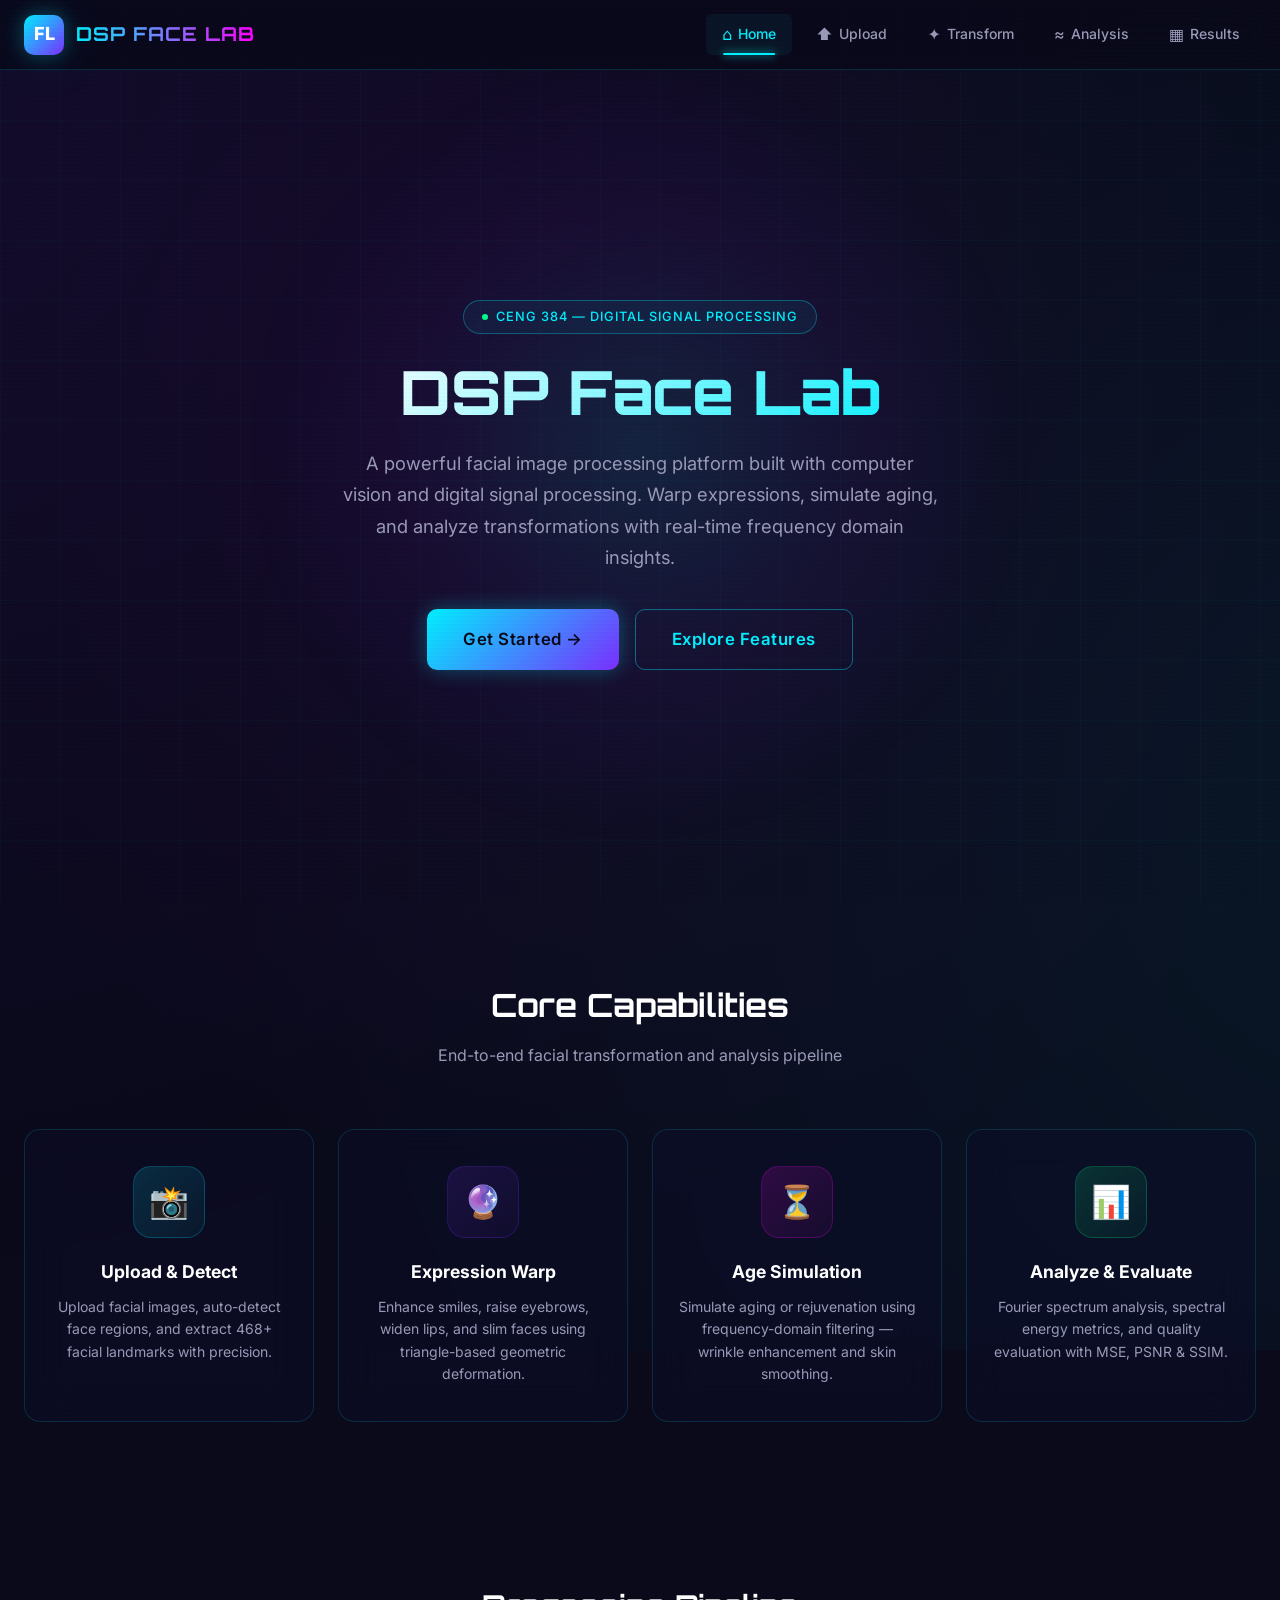
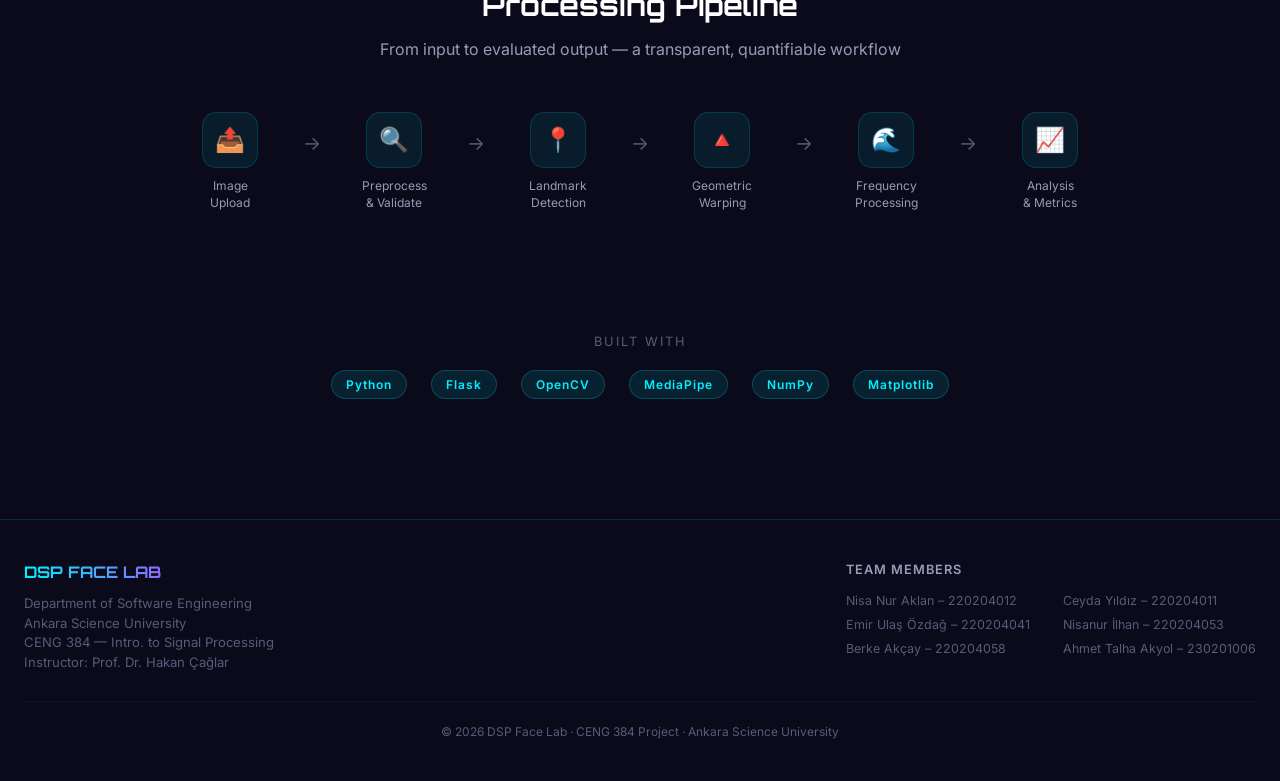
<file: templates/index.html>
<!DOCTYPE html>
<html lang="en">

<head>
    <meta charset="UTF-8">
    <meta name="viewport" content="width=device-width, initial-scale=1.0">
    <title>DSP Face Lab — Facial Image Warping, Aging & Expression Transformation</title>
    <link rel="stylesheet" href="../static/css/style.css">
</head>

<body>
    <!-- Scanline overlay -->
    <div class="scanlines"></div>

    <!-- ========== NAVBAR ========== -->
    <nav class="navbar">
        <div class="container">
            <a href="index.html" class="nav-logo">
                <div class="logo-icon">FL</div>
                <span class="logo-text">DSP FACE LAB</span>
            </a>
            <ul class="nav-links">
                <li><a href="index.html" class="active"><span class="nav-icon">⌂</span> Home</a></li>
                <li><a href="upload.html"><span class="nav-icon">⬆</span> Upload</a></li>
                <li><a href="transform.html"><span class="nav-icon">✦</span> Transform</a></li>
                <li><a href="analysis.html"><span class="nav-icon">≈</span> Analysis</a></li>
                <li><a href="results.html"><span class="nav-icon">▦</span> Results</a></li>
            </ul>
            <button class="nav-toggle" aria-label="Toggle menu">
                <span></span><span></span><span></span>
            </button>
        </div>
    </nav>

    <!-- ========== HERO SECTION ========== -->
    <section class="hero">
        <div class="hero-content">
            <div class="hero-badge">
                <span class="badge-dot"></span>
                CENG 384 — Digital Signal Processing
            </div>
            <h1>DSP Face Lab</h1>
            <p>
                A powerful facial image processing platform built with computer vision and
                digital signal processing. Warp expressions, simulate aging, and analyze
                transformations with real-time frequency domain insights.
            </p>
            <div class="hero-buttons">
                <a href="upload.html" class="btn btn-primary btn-lg">
                    Get Started →
                </a>
                <a href="#features" class="btn btn-secondary btn-lg">
                    Explore Features
                </a>
            </div>
        </div>
    </section>

    <!-- ========== FEATURES ========== -->
    <section class="features" id="features">
        <div class="container">
            <div class="section-title">
                <h2>Core Capabilities</h2>
                <p>End-to-end facial transformation and analysis pipeline</p>
            </div>
            <div class="features-grid">

                <!-- Card 1 — Upload & Detect -->
                <div class="glass-card feature-card">
                    <div class="feature-icon">📸</div>
                    <h3>Upload &amp; Detect</h3>
                    <p>Upload facial images, auto-detect face regions, and extract 468+ facial landmarks with precision.
                    </p>
                </div>

                <!-- Card 2 — Transform -->
                <div class="glass-card feature-card">
                    <div class="feature-icon">🔮</div>
                    <h3>Expression Warp</h3>
                    <p>Enhance smiles, raise eyebrows, widen lips, and slim faces using triangle-based geometric
                        deformation.</p>
                </div>

                <!-- Card 3 — Aging -->
                <div class="glass-card feature-card">
                    <div class="feature-icon">⏳</div>
                    <h3>Age Simulation</h3>
                    <p>Simulate aging or rejuvenation using frequency-domain filtering — wrinkle enhancement and skin
                        smoothing.</p>
                </div>

                <!-- Card 4 — Evaluate -->
                <div class="glass-card feature-card">
                    <div class="feature-icon">📊</div>
                    <h3>Analyze &amp; Evaluate</h3>
                    <p>Fourier spectrum analysis, spectral energy metrics, and quality evaluation with MSE, PSNR &amp;
                        SSIM.</p>
                </div>

            </div>
        </div>
    </section>

    <!-- ========== HOW IT WORKS (Pipeline) ========== -->
    <section class="how-it-works">
        <div class="container">
            <div class="section-title">
                <h2>Processing Pipeline</h2>
                <p>From input to evaluated output — a transparent, quantifiable workflow</p>
            </div>
            <div class="pipeline-steps">
                <div class="pipeline-step">
                    <div class="pipe-icon">📤</div>
                    <span class="pipe-label">Image<br>Upload</span>
                </div>
                <div class="pipeline-arrow">→</div>
                <div class="pipeline-step">
                    <div class="pipe-icon">🔍</div>
                    <span class="pipe-label">Preprocess<br>&amp; Validate</span>
                </div>
                <div class="pipeline-arrow">→</div>
                <div class="pipeline-step">
                    <div class="pipe-icon">📍</div>
                    <span class="pipe-label">Landmark<br>Detection</span>
                </div>
                <div class="pipeline-arrow">→</div>
                <div class="pipeline-step">
                    <div class="pipe-icon">🔺</div>
                    <span class="pipe-label">Geometric<br>Warping</span>
                </div>
                <div class="pipeline-arrow">→</div>
                <div class="pipeline-step">
                    <div class="pipe-icon">🌊</div>
                    <span class="pipe-label">Frequency<br>Processing</span>
                </div>
                <div class="pipeline-arrow">→</div>
                <div class="pipeline-step">
                    <div class="pipe-icon">📈</div>
                    <span class="pipe-label">Analysis<br>&amp; Metrics</span>
                </div>
            </div>
        </div>
    </section>

    <!-- ========== TECH STACK STRIP ========== -->
    <section style="padding: 40px 0 60px; position: relative; z-index: 1;">
        <div class="container text-center">
            <p
                style="font-size: 0.8rem; color: var(--text-muted); letter-spacing: 2px; text-transform: uppercase; margin-bottom: 18px;">
                Built With</p>
            <div style="display: flex; gap: 24px; justify-content: center; flex-wrap: wrap;">
                <span class="format-badge">Python</span>
                <span class="format-badge">Flask</span>
                <span class="format-badge">OpenCV</span>
                <span class="format-badge">MediaPipe</span>
                <span class="format-badge">NumPy</span>
                <span class="format-badge">Matplotlib</span>
            </div>
        </div>
    </section>

    <!-- ========== FOOTER ========== -->
    <footer class="footer">
        <div class="container">
            <div class="footer-content">
                <div class="footer-brand">
                    <div class="footer-logo">DSP FACE LAB</div>
                    <p>Department of Software Engineering<br>Ankara Science University<br>CENG 384 — Intro. to Signal
                        Processing<br>Instructor: Prof. Dr. Hakan Çağlar</p>
                </div>
                <div class="footer-team">
                    <h4>Team Members</h4>
                    <ul>
                        <li>Nisa Nur Aklan – 220204012</li>
                        <li>Ceyda Yıldız – 220204011</li>
                        <li>Emir Ulaş Özdağ – 220204041</li>
                        <li>Nisanur İlhan – 220204053</li>
                        <li>Berke Akçay – 220204058</li>
                        <li>Ahmet Talha Akyol – 230201006</li>
                    </ul>
                </div>
            </div>
            <div class="footer-bottom">
                © 2026 DSP Face Lab · CENG 384 Project · Ankara Science University
            </div>
        </div>
    </footer>

    <script src="../static/js/main.js"></script>
</body>

</html>
</file>
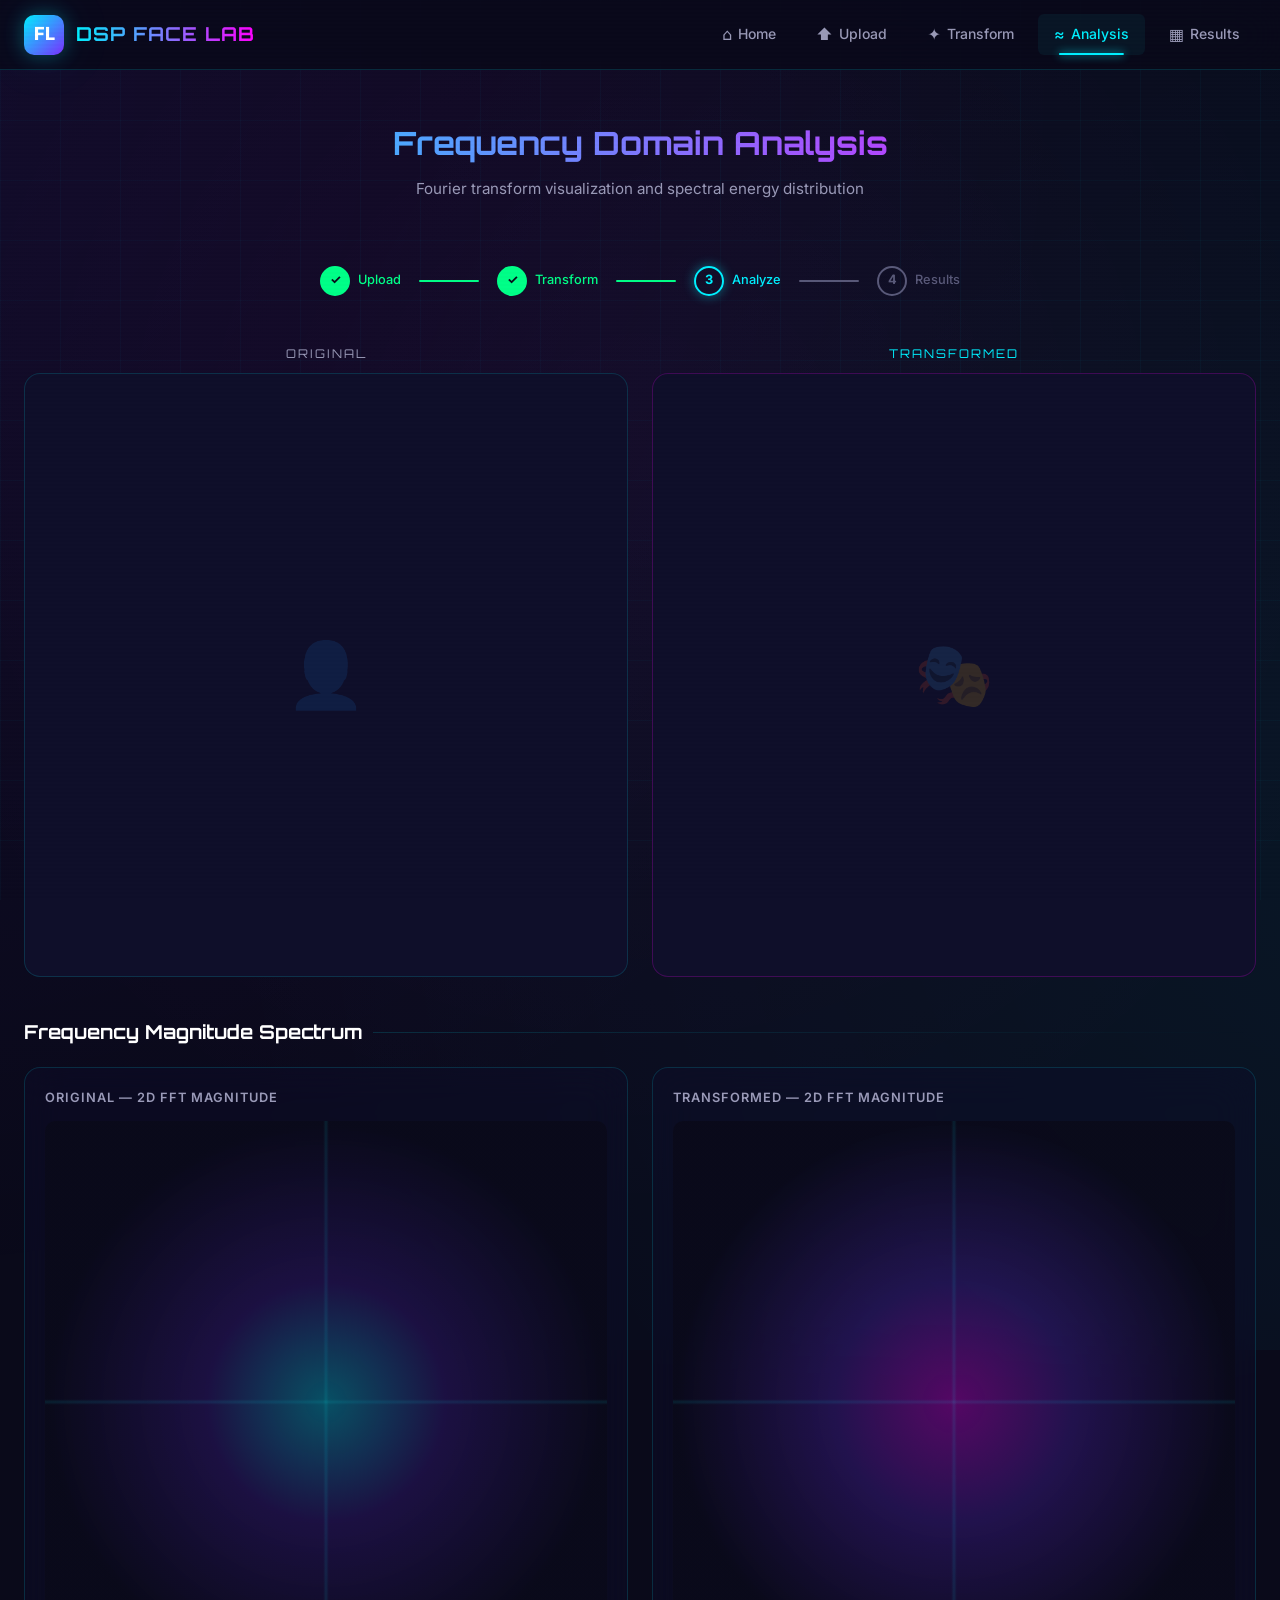
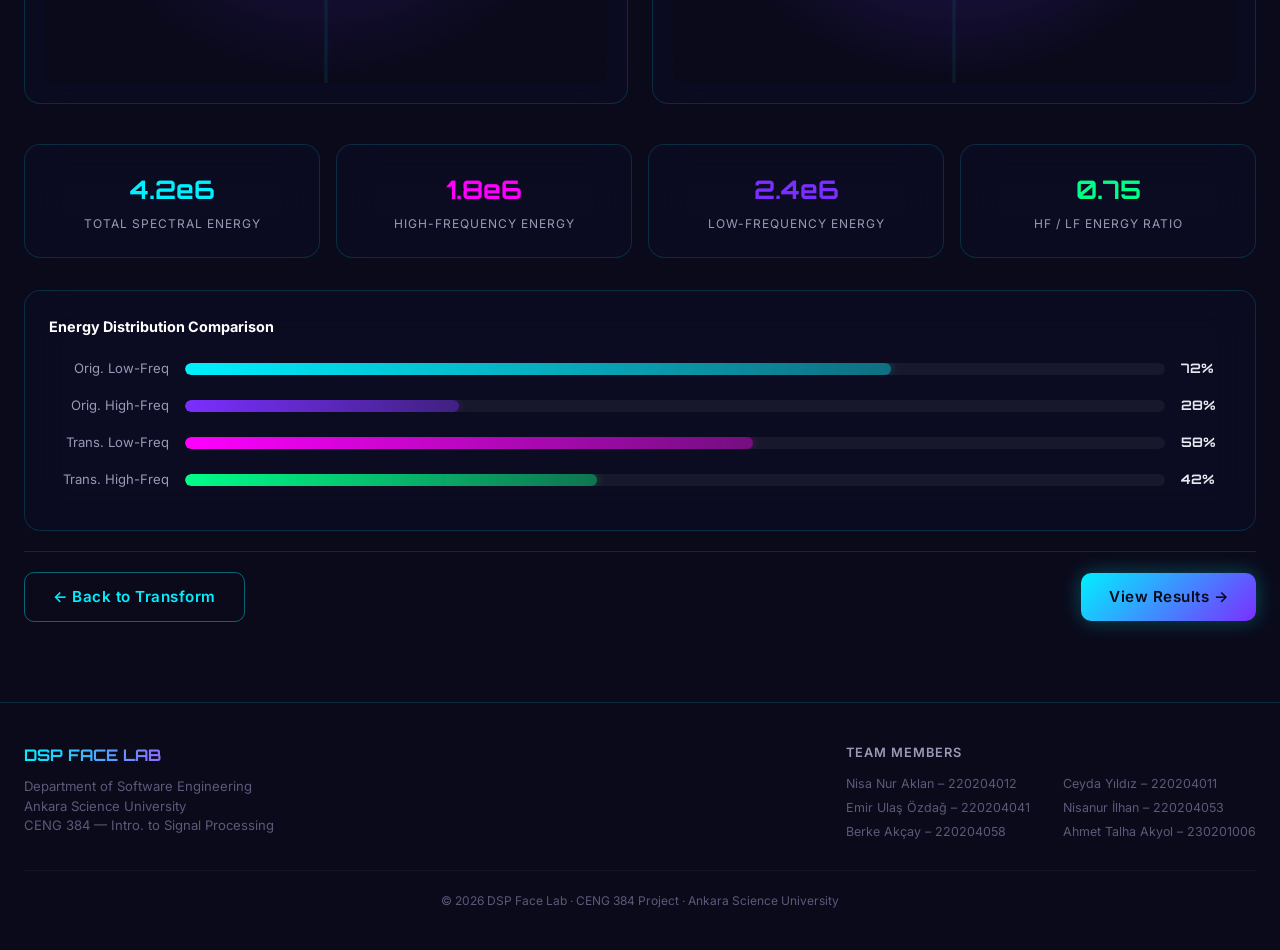
<file: templates/analysis.html>
<!DOCTYPE html>
<html lang="en">

<head>
    <meta charset="UTF-8">
    <meta name="viewport" content="width=device-width, initial-scale=1.0">
    <title>Analysis — DSP Face Lab</title>
    <link rel="stylesheet" href="../static/css/style.css">
</head>

<body>
    <div class="scanlines"></div>

    <!-- ========== NAVBAR ========== -->
    <nav class="navbar">
        <div class="container">
            <a href="index.html" class="nav-logo">
                <div class="logo-icon">FL</div>
                <span class="logo-text">DSP FACE LAB</span>
            </a>
            <ul class="nav-links">
                <li><a href="index.html"><span class="nav-icon">⌂</span> Home</a></li>
                <li><a href="upload.html"><span class="nav-icon">⬆</span> Upload</a></li>
                <li><a href="transform.html"><span class="nav-icon">✦</span> Transform</a></li>
                <li><a href="analysis.html" class="active"><span class="nav-icon">≈</span> Analysis</a></li>
                <li><a href="results.html"><span class="nav-icon">▦</span> Results</a></li>
            </ul>
            <button class="nav-toggle" aria-label="Toggle menu">
                <span></span><span></span><span></span>
            </button>
        </div>
    </nav>

    <!-- ========== PAGE HEADER ========== -->
    <div class="container">
        <div class="page-header">
            <h1>Frequency Domain Analysis</h1>
            <p>Fourier transform visualization and spectral energy distribution</p>
        </div>

        <!-- Steps bar -->
        <div class="steps-bar">
            <div class="step completed">
                <span class="step-num">✓</span>
                <span class="step-label">Upload</span>
            </div>
            <div class="step-line done"></div>
            <div class="step completed">
                <span class="step-num">✓</span>
                <span class="step-label">Transform</span>
            </div>
            <div class="step-line done"></div>
            <div class="step active">
                <span class="step-num">3</span>
                <span class="step-label">Analyze</span>
            </div>
            <div class="step-line"></div>
            <div class="step">
                <span class="step-num">4</span>
                <span class="step-label">Results</span>
            </div>
        </div>

        <!-- ========== SIDE-BY-SIDE COMPARISON ========== -->
        <div class="comparison-grid">
            <div class="comparison-card">
                <div class="comparison-label">Original</div>
                <div class="comparison-image glass-card" style="padding: 0;">
                    <span class="placeholder-face-lg">👤</span>
                </div>
            </div>
            <div class="comparison-card">
                <div class="comparison-label">Transformed</div>
                <div class="comparison-image glass-card" style="padding: 0; border-color: rgba(255, 0, 255, 0.2);">
                    <span class="placeholder-face-lg">🎭</span>
                </div>
            </div>
        </div>

        <!-- ========== FREQUENCY SPECTRUM ========== -->
        <div class="spectrum-section">
            <div class="section-header">
                <h2>Frequency Magnitude Spectrum</h2>
                <div class="header-line"></div>
            </div>

            <div class="spectrum-grid">
                <!-- Original Spectrum -->
                <div class="glass-card spectrum-card">
                    <div class="spectrum-title">Original — 2D FFT Magnitude</div>
                    <div class="spectrum-visual">
                        <div class="spectrum-placeholder"></div>
                    </div>
                </div>

                <!-- Transformed Spectrum -->
                <div class="glass-card spectrum-card">
                    <div class="spectrum-title">Transformed — 2D FFT Magnitude</div>
                    <div class="spectrum-visual">
                        <div class="spectrum-placeholder transformed"></div>
                    </div>
                </div>
            </div>
        </div>

        <!-- ========== SPECTRAL ENERGY STATS ========== -->
        <div class="energy-stats">
            <div class="glass-card energy-card">
                <div class="energy-value">4.2e6</div>
                <div class="energy-label">Total Spectral Energy</div>
            </div>
            <div class="glass-card energy-card">
                <div class="energy-value">1.8e6</div>
                <div class="energy-label">High-Frequency Energy</div>
            </div>
            <div class="glass-card energy-card">
                <div class="energy-value">2.4e6</div>
                <div class="energy-label">Low-Frequency Energy</div>
            </div>
            <div class="glass-card energy-card">
                <div class="energy-value">0.75</div>
                <div class="energy-label">HF / LF Energy Ratio</div>
            </div>
        </div>

        <!-- ========== ENERGY BAR CHART ========== -->
        <div class="glass-card energy-bar-container mt-4">
            <h3 style="font-size: 0.9rem; font-weight: 700; color: #fff; margin-bottom: 20px;">Energy Distribution
                Comparison</h3>

            <div class="energy-bar-row">
                <span class="energy-bar-label">Orig. Low-Freq</span>
                <div class="energy-bar-track">
                    <div class="energy-bar-fill cyan" data-width="72%"></div>
                </div>
                <span class="energy-bar-percent">72%</span>
            </div>

            <div class="energy-bar-row">
                <span class="energy-bar-label">Orig. High-Freq</span>
                <div class="energy-bar-track">
                    <div class="energy-bar-fill purple" data-width="28%"></div>
                </div>
                <span class="energy-bar-percent">28%</span>
            </div>

            <div class="energy-bar-row">
                <span class="energy-bar-label">Trans. Low-Freq</span>
                <div class="energy-bar-track">
                    <div class="energy-bar-fill magenta" data-width="58%"></div>
                </div>
                <span class="energy-bar-percent">58%</span>
            </div>

            <div class="energy-bar-row">
                <span class="energy-bar-label">Trans. High-Freq</span>
                <div class="energy-bar-track">
                    <div class="energy-bar-fill green" data-width="42%"></div>
                </div>
                <span class="energy-bar-percent">42%</span>
            </div>
        </div>

        <!-- Action -->
        <div class="action-bar" style="justify-content: space-between;">
            <a href="transform.html" class="btn btn-secondary">← Back to Transform</a>
            <a href="results.html" class="btn btn-primary">View Results →</a>
        </div>

    </div>

    <!-- ========== FOOTER ========== -->
    <footer class="footer">
        <div class="container">
            <div class="footer-content">
                <div class="footer-brand">
                    <div class="footer-logo">DSP FACE LAB</div>
                    <p>Department of Software Engineering<br>Ankara Science University<br>CENG 384 — Intro. to Signal
                        Processing</p>
                </div>
                <div class="footer-team">
                    <h4>Team Members</h4>
                    <ul>
                        <li>Nisa Nur Aklan – 220204012</li>
                        <li>Ceyda Yıldız – 220204011</li>
                        <li>Emir Ulaş Özdağ – 220204041</li>
                        <li>Nisanur İlhan – 220204053</li>
                        <li>Berke Akçay – 220204058</li>
                        <li>Ahmet Talha Akyol – 230201006</li>
                    </ul>
                </div>
            </div>
            <div class="footer-bottom">
                © 2026 DSP Face Lab · CENG 384 Project · Ankara Science University
            </div>
        </div>
    </footer>

    <script src="../static/js/main.js"></script>
</body>

</html>
</file>
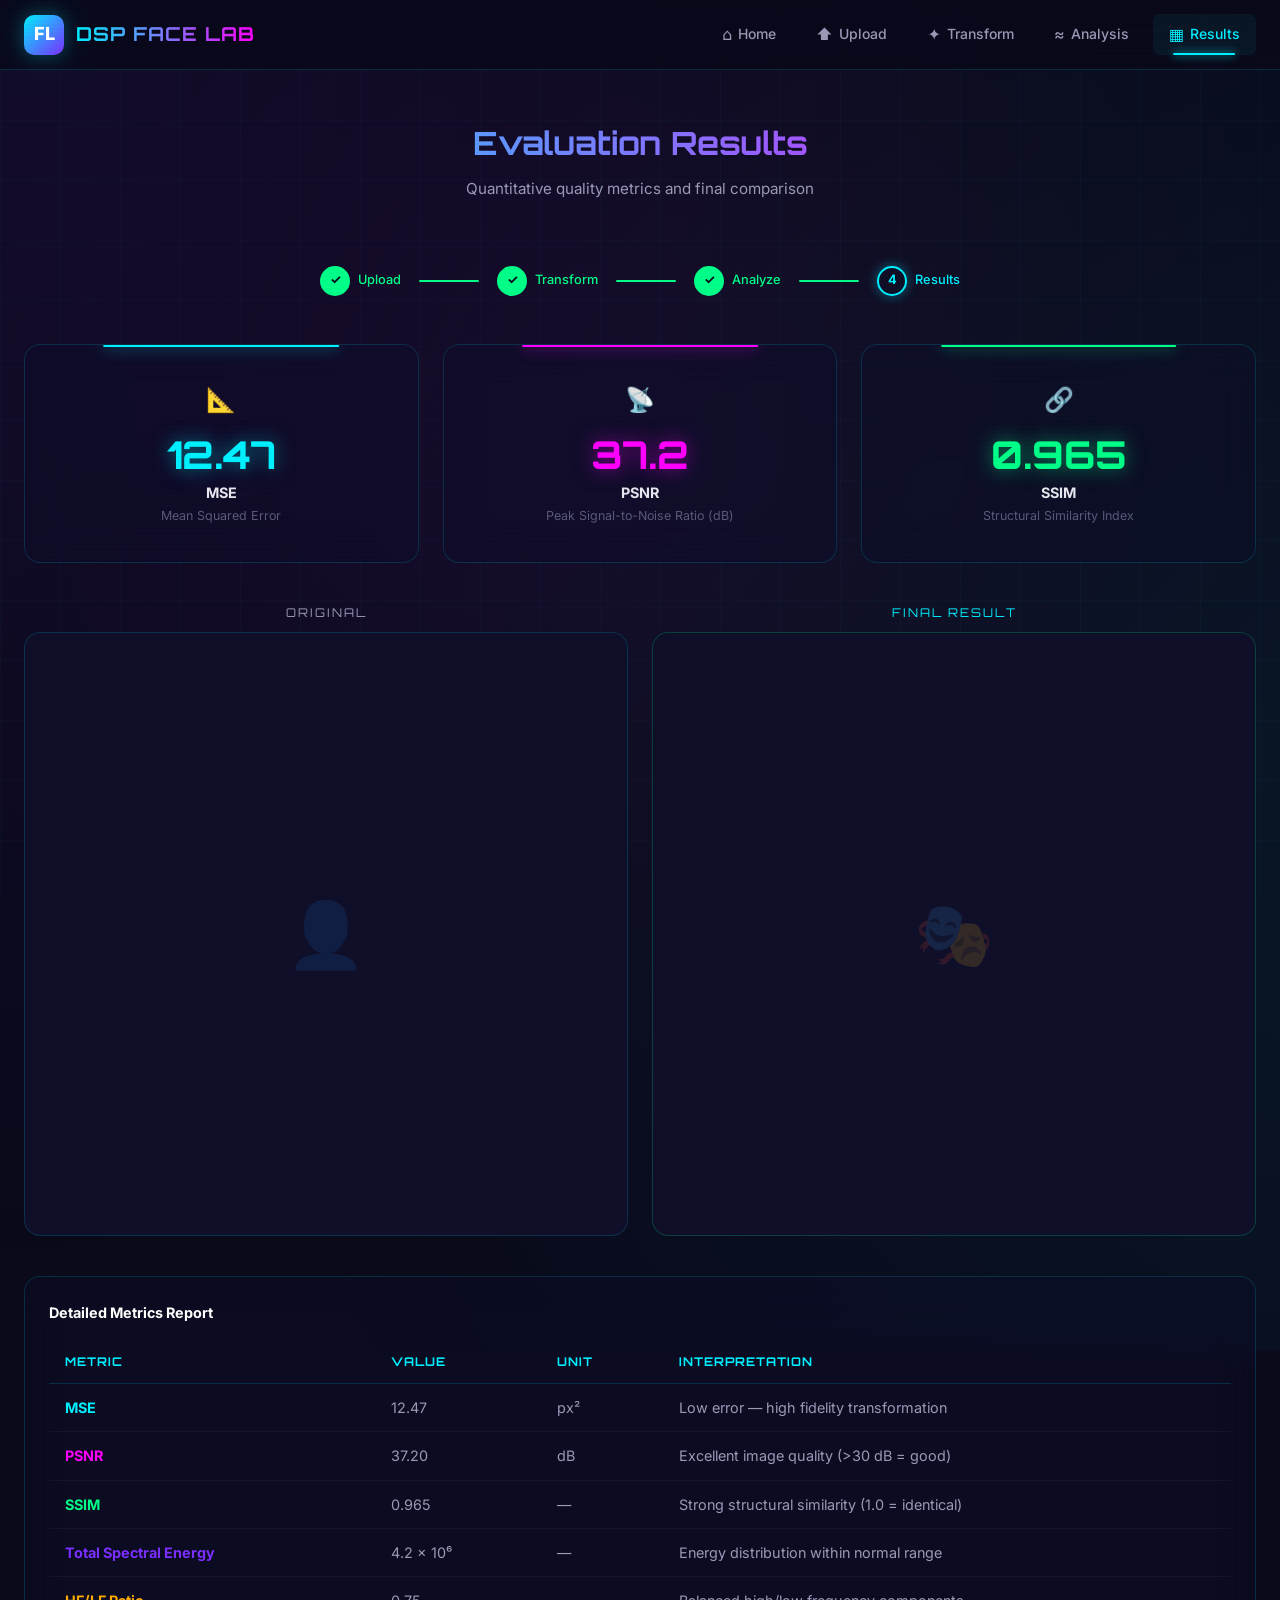
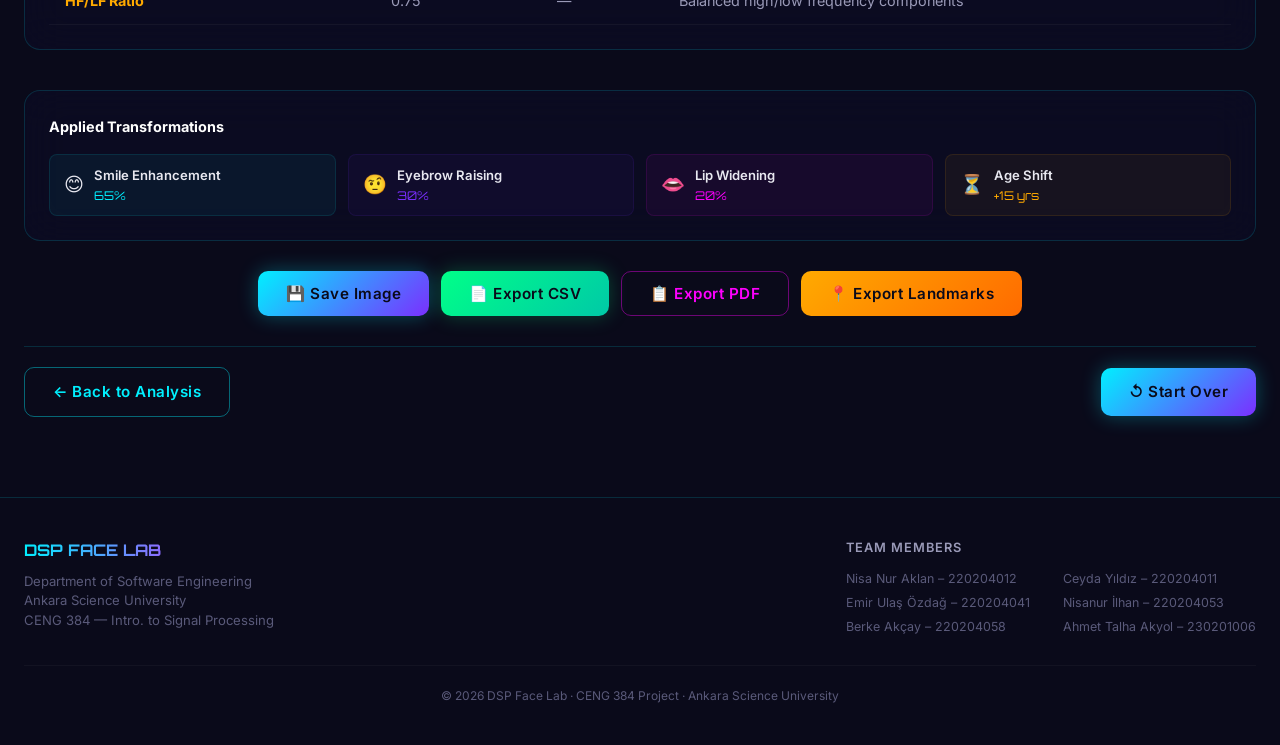
<file: templates/results.html>
<!DOCTYPE html>
<html lang="en">

<head>
    <meta charset="UTF-8">
    <meta name="viewport" content="width=device-width, initial-scale=1.0">
    <title>Results — DSP Face Lab</title>
    <link rel="stylesheet" href="../static/css/style.css">
</head>

<body>
    <div class="scanlines"></div>

    <!-- ========== NAVBAR ========== -->
    <nav class="navbar">
        <div class="container">
            <a href="index.html" class="nav-logo">
                <div class="logo-icon">FL</div>
                <span class="logo-text">DSP FACE LAB</span>
            </a>
            <ul class="nav-links">
                <li><a href="index.html"><span class="nav-icon">⌂</span> Home</a></li>
                <li><a href="upload.html"><span class="nav-icon">⬆</span> Upload</a></li>
                <li><a href="transform.html"><span class="nav-icon">✦</span> Transform</a></li>
                <li><a href="analysis.html"><span class="nav-icon">≈</span> Analysis</a></li>
                <li><a href="results.html" class="active"><span class="nav-icon">▦</span> Results</a></li>
            </ul>
            <button class="nav-toggle" aria-label="Toggle menu">
                <span></span><span></span><span></span>
            </button>
        </div>
    </nav>

    <!-- ========== PAGE HEADER ========== -->
    <div class="container">
        <div class="page-header">
            <h1>Evaluation Results</h1>
            <p>Quantitative quality metrics and final comparison</p>
        </div>

        <!-- Steps bar -->
        <div class="steps-bar">
            <div class="step completed">
                <span class="step-num">✓</span>
                <span class="step-label">Upload</span>
            </div>
            <div class="step-line done"></div>
            <div class="step completed">
                <span class="step-num">✓</span>
                <span class="step-label">Transform</span>
            </div>
            <div class="step-line done"></div>
            <div class="step completed">
                <span class="step-num">✓</span>
                <span class="step-label">Analyze</span>
            </div>
            <div class="step-line done"></div>
            <div class="step active">
                <span class="step-num">4</span>
                <span class="step-label">Results</span>
            </div>
        </div>

        <!-- ========== METRIC CARDS ========== -->
        <div class="metrics-grid">
            <!-- MSE -->
            <div class="glass-card metric-card">
                <div class="metric-icon">📐</div>
                <div class="metric-value">12.47</div>
                <div class="metric-name">MSE</div>
                <div class="metric-unit">Mean Squared Error</div>
            </div>
            <!-- PSNR -->
            <div class="glass-card metric-card">
                <div class="metric-icon">📡</div>
                <div class="metric-value">37.2</div>
                <div class="metric-name">PSNR</div>
                <div class="metric-unit">Peak Signal-to-Noise Ratio (dB)</div>
            </div>
            <!-- SSIM -->
            <div class="glass-card metric-card">
                <div class="metric-icon">🔗</div>
                <div class="metric-value">0.965</div>
                <div class="metric-name">SSIM</div>
                <div class="metric-unit">Structural Similarity Index</div>
            </div>
        </div>

        <!-- ========== SIDE-BY-SIDE FINAL COMPARISON ========== -->
        <div class="comparison-grid">
            <div class="comparison-card">
                <div class="comparison-label">Original</div>
                <div class="comparison-image glass-card" style="padding: 0;">
                    <span class="placeholder-face-lg">👤</span>
                </div>
            </div>
            <div class="comparison-card">
                <div class="comparison-label">Final Result</div>
                <div class="comparison-image glass-card" style="padding: 0; border-color: rgba(0, 255, 136, 0.2);">
                    <span class="placeholder-face-lg">🎭</span>
                </div>
            </div>
        </div>

        <!-- ========== DETAILED TABLE ========== -->
        <div class="glass-card results-table-wrap">
            <h3 style="font-size: 0.9rem; font-weight: 700; color: #fff; margin-bottom: 16px;">Detailed Metrics Report
            </h3>
            <table class="results-table">
                <thead>
                    <tr>
                        <th>Metric</th>
                        <th>Value</th>
                        <th>Unit</th>
                        <th>Interpretation</th>
                    </tr>
                </thead>
                <tbody>
                    <tr>
                        <td><strong style="color: var(--neon-cyan);">MSE</strong></td>
                        <td>12.47</td>
                        <td>px²</td>
                        <td>Low error — high fidelity transformation</td>
                    </tr>
                    <tr>
                        <td><strong style="color: var(--neon-magenta);">PSNR</strong></td>
                        <td>37.20</td>
                        <td>dB</td>
                        <td>Excellent image quality (>30 dB = good)</td>
                    </tr>
                    <tr>
                        <td><strong style="color: var(--neon-green);">SSIM</strong></td>
                        <td>0.965</td>
                        <td>—</td>
                        <td>Strong structural similarity (1.0 = identical)</td>
                    </tr>
                    <tr>
                        <td><strong style="color: var(--neon-purple);">Total Spectral Energy</strong></td>
                        <td>4.2 × 10⁶</td>
                        <td>—</td>
                        <td>Energy distribution within normal range</td>
                    </tr>
                    <tr>
                        <td><strong style="color: var(--neon-amber);">HF/LF Ratio</strong></td>
                        <td>0.75</td>
                        <td>—</td>
                        <td>Balanced high/low frequency components</td>
                    </tr>
                </tbody>
            </table>
        </div>

        <!-- ========== TRANSFORMATION SUMMARY ========== -->
        <div class="glass-card" style="padding: 24px; margin-bottom: 30px;">
            <h3 style="font-size: 0.9rem; font-weight: 700; color: #fff; margin-bottom: 16px;">Applied Transformations
            </h3>
            <div style="display: grid; grid-template-columns: repeat(auto-fit, minmax(200px, 1fr)); gap: 12px;">
                <div
                    style="display: flex; align-items: center; gap: 10px; padding: 10px 14px; background: rgba(0, 240, 255, 0.05); border-radius: 8px; border: 1px solid rgba(0, 240, 255, 0.1);">
                    <span style="font-size: 1.2rem;">😊</span>
                    <div>
                        <div style="font-size: 0.82rem; font-weight: 600; color: var(--text-primary);">Smile Enhancement
                        </div>
                        <div style="font-size: 0.75rem; color: var(--neon-cyan); font-family: 'Orbitron', sans-serif;">
                            65%</div>
                    </div>
                </div>
                <div
                    style="display: flex; align-items: center; gap: 10px; padding: 10px 14px; background: rgba(123, 47, 255, 0.05); border-radius: 8px; border: 1px solid rgba(123, 47, 255, 0.1);">
                    <span style="font-size: 1.2rem;">🤨</span>
                    <div>
                        <div style="font-size: 0.82rem; font-weight: 600; color: var(--text-primary);">Eyebrow Raising
                        </div>
                        <div
                            style="font-size: 0.75rem; color: var(--neon-purple); font-family: 'Orbitron', sans-serif;">
                            30%</div>
                    </div>
                </div>
                <div
                    style="display: flex; align-items: center; gap: 10px; padding: 10px 14px; background: rgba(255, 0, 255, 0.05); border-radius: 8px; border: 1px solid rgba(255, 0, 255, 0.1);">
                    <span style="font-size: 1.2rem;">👄</span>
                    <div>
                        <div style="font-size: 0.82rem; font-weight: 600; color: var(--text-primary);">Lip Widening
                        </div>
                        <div
                            style="font-size: 0.75rem; color: var(--neon-magenta); font-family: 'Orbitron', sans-serif;">
                            20%</div>
                    </div>
                </div>
                <div
                    style="display: flex; align-items: center; gap: 10px; padding: 10px 14px; background: rgba(255, 170, 0, 0.05); border-radius: 8px; border: 1px solid rgba(255, 170, 0, 0.1);">
                    <span style="font-size: 1.2rem;">⏳</span>
                    <div>
                        <div style="font-size: 0.82rem; font-weight: 600; color: var(--text-primary);">Age Shift</div>
                        <div style="font-size: 0.75rem; color: var(--neon-amber); font-family: 'Orbitron', sans-serif;">
                            +15 yrs</div>
                    </div>
                </div>
            </div>
        </div>

        <!-- ========== EXPORT BUTTONS ========== -->
        <div class="export-row">
            <button class="btn btn-primary">
                💾 Save Image
            </button>
            <button class="btn btn-success">
                📄 Export CSV
            </button>
            <button class="btn btn-neon">
                📋 Export PDF
            </button>
            <button class="btn btn-amber">
                📍 Export Landmarks
            </button>
        </div>

        <!-- Action bar -->
        <div class="action-bar" style="justify-content: space-between;">
            <a href="analysis.html" class="btn btn-secondary">← Back to Analysis</a>
            <a href="upload.html" class="btn btn-primary">
                ↺ Start Over
            </a>
        </div>

    </div>

    <!-- ========== FOOTER ========== -->
    <footer class="footer">
        <div class="container">
            <div class="footer-content">
                <div class="footer-brand">
                    <div class="footer-logo">DSP FACE LAB</div>
                    <p>Department of Software Engineering<br>Ankara Science University<br>CENG 384 — Intro. to Signal
                        Processing</p>
                </div>
                <div class="footer-team">
                    <h4>Team Members</h4>
                    <ul>
                        <li>Nisa Nur Aklan – 220204012</li>
                        <li>Ceyda Yıldız – 220204011</li>
                        <li>Emir Ulaş Özdağ – 220204041</li>
                        <li>Nisanur İlhan – 220204053</li>
                        <li>Berke Akçay – 220204058</li>
                        <li>Ahmet Talha Akyol – 230201006</li>
                    </ul>
                </div>
            </div>
            <div class="footer-bottom">
                © 2026 DSP Face Lab · CENG 384 Project · Ankara Science University
            </div>
        </div>
    </footer>

    <script src="../static/js/main.js"></script>
</body>

</html>
</file>
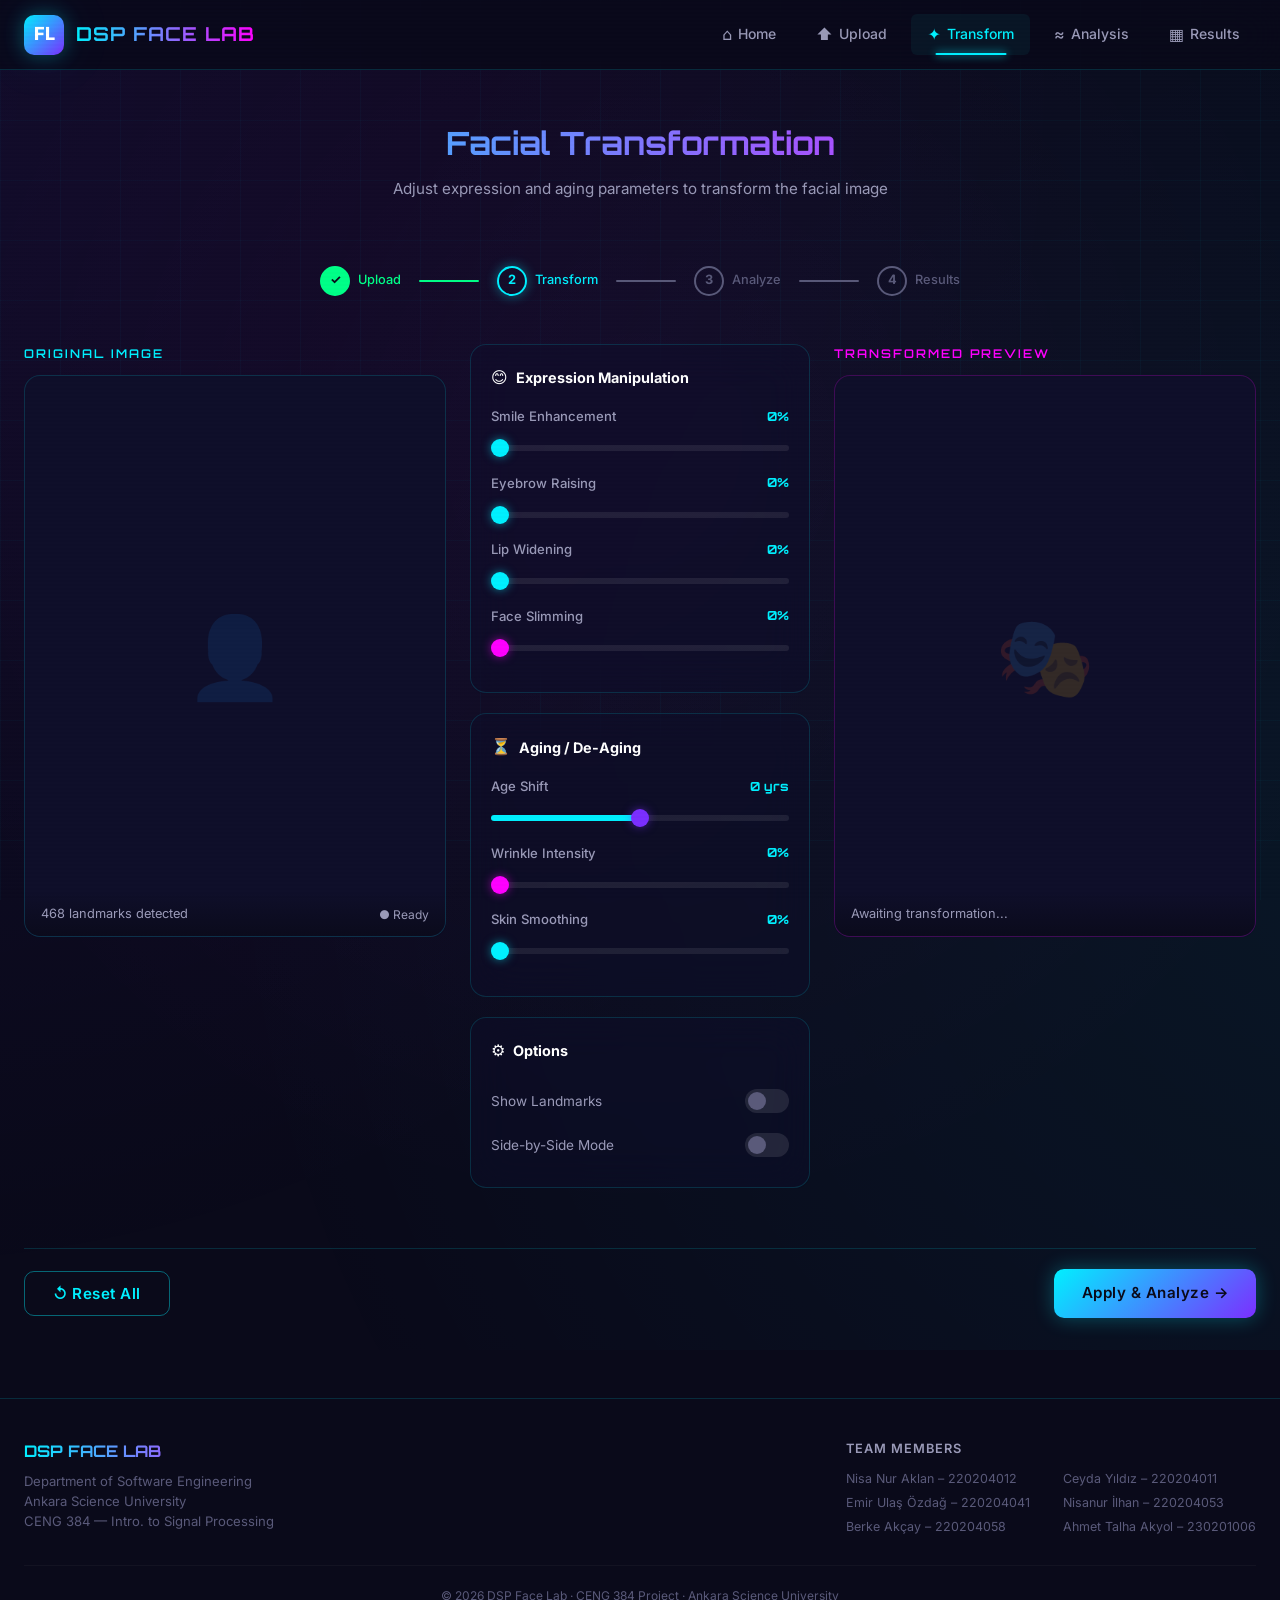
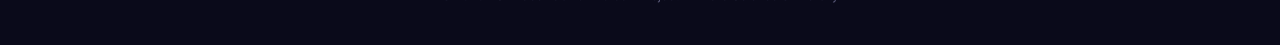
<file: templates/transform.html>
<!DOCTYPE html>
<html lang="en">

<head>
    <meta charset="UTF-8">
    <meta name="viewport" content="width=device-width, initial-scale=1.0">
    <title>Transform — DSP Face Lab</title>
    <link rel="stylesheet" href="../static/css/style.css">
</head>

<body>
    <div class="scanlines"></div>

    <!-- ========== NAVBAR ========== -->
    <nav class="navbar">
        <div class="container">
            <a href="index.html" class="nav-logo">
                <div class="logo-icon">FL</div>
                <span class="logo-text">DSP FACE LAB</span>
            </a>
            <ul class="nav-links">
                <li><a href="index.html"><span class="nav-icon">⌂</span> Home</a></li>
                <li><a href="upload.html"><span class="nav-icon">⬆</span> Upload</a></li>
                <li><a href="transform.html" class="active"><span class="nav-icon">✦</span> Transform</a></li>
                <li><a href="analysis.html"><span class="nav-icon">≈</span> Analysis</a></li>
                <li><a href="results.html"><span class="nav-icon">▦</span> Results</a></li>
            </ul>
            <button class="nav-toggle" aria-label="Toggle menu">
                <span></span><span></span><span></span>
            </button>
        </div>
    </nav>

    <!-- ========== PAGE HEADER ========== -->
    <div class="container">
        <div class="page-header">
            <h1>Facial Transformation</h1>
            <p>Adjust expression and aging parameters to transform the facial image</p>
        </div>

        <!-- Steps bar -->
        <div class="steps-bar">
            <div class="step completed">
                <span class="step-num">✓</span>
                <span class="step-label">Upload</span>
            </div>
            <div class="step-line done"></div>
            <div class="step active">
                <span class="step-num">2</span>
                <span class="step-label">Transform</span>
            </div>
            <div class="step-line"></div>
            <div class="step">
                <span class="step-num">3</span>
                <span class="step-label">Analyze</span>
            </div>
            <div class="step-line"></div>
            <div class="step">
                <span class="step-num">4</span>
                <span class="step-label">Results</span>
            </div>
        </div>

        <!-- ========== 3-PANEL LAYOUT ========== -->
        <div class="transform-layout">

            <!-- LEFT: Original Image -->
            <div>
                <div class="panel-label">Original Image</div>
                <div class="image-panel glass-card" style="padding: 0;">
                    <span class="placeholder-face-lg">👤</span>
                    <!-- Decorative landmark dots -->
                    <div class="landmark-dots" id="landmarkOverlay">
                        <!-- Eyes -->
                        <span class="landmark-dot" style="top: 36%; left: 38%;"></span>
                        <span class="landmark-dot" style="top: 36%; left: 62%;"></span>
                        <span class="landmark-dot" style="top: 35%; left: 35%;"></span>
                        <span class="landmark-dot" style="top: 35%; left: 65%;"></span>
                        <span class="landmark-dot" style="top: 37%; left: 41%;"></span>
                        <span class="landmark-dot" style="top: 37%; left: 59%;"></span>
                        <!-- Eyebrows -->
                        <span class="landmark-dot" style="top: 30%; left: 34%;"></span>
                        <span class="landmark-dot" style="top: 29%; left: 38%;"></span>
                        <span class="landmark-dot" style="top: 29%; left: 42%;"></span>
                        <span class="landmark-dot" style="top: 30%; left: 66%;"></span>
                        <span class="landmark-dot" style="top: 29%; left: 62%;"></span>
                        <span class="landmark-dot" style="top: 29%; left: 58%;"></span>
                        <!-- Nose -->
                        <span class="landmark-dot" style="top: 48%; left: 50%;"></span>
                        <span class="landmark-dot" style="top: 46%; left: 47%;"></span>
                        <span class="landmark-dot" style="top: 46%; left: 53%;"></span>
                        <!-- Mouth -->
                        <span class="landmark-dot" style="top: 58%; left: 44%;"></span>
                        <span class="landmark-dot" style="top: 57%; left: 50%;"></span>
                        <span class="landmark-dot" style="top: 58%; left: 56%;"></span>
                        <span class="landmark-dot" style="top: 61%; left: 50%;"></span>
                        <span class="landmark-dot" style="top: 60%; left: 46%;"></span>
                        <span class="landmark-dot" style="top: 60%; left: 54%;"></span>
                        <!-- Jaw -->
                        <span class="landmark-dot" style="top: 68%; left: 38%;"></span>
                        <span class="landmark-dot" style="top: 72%; left: 44%;"></span>
                        <span class="landmark-dot" style="top: 74%; left: 50%;"></span>
                        <span class="landmark-dot" style="top: 72%; left: 56%;"></span>
                        <span class="landmark-dot" style="top: 68%; left: 62%;"></span>
                    </div>
                    <div class="panel-overlay">
                        <span>468 landmarks detected</span>
                        <span class="text-green" style="font-size: 0.75rem;">● Ready</span>
                    </div>
                </div>
            </div>

            <!-- CENTER: Controls -->
            <div class="controls-panel">

                <!-- Expression Manipulation -->
                <div class="glass-card controls-section">
                    <h3><span class="section-icon">😊</span> Expression Manipulation</h3>

                    <div class="slider-group">
                        <div class="slider-header">
                            <span class="slider-label">Smile Enhancement</span>
                            <span class="slider-value">0%</span>
                        </div>
                        <input type="range" min="0" max="100" value="0">
                    </div>

                    <div class="slider-group">
                        <div class="slider-header">
                            <span class="slider-label">Eyebrow Raising</span>
                            <span class="slider-value">0%</span>
                        </div>
                        <input type="range" min="0" max="100" value="0">
                    </div>

                    <div class="slider-group">
                        <div class="slider-header">
                            <span class="slider-label">Lip Widening</span>
                            <span class="slider-value">0%</span>
                        </div>
                        <input type="range" min="0" max="100" value="0">
                    </div>

                    <div class="slider-group">
                        <div class="slider-header">
                            <span class="slider-label">Face Slimming</span>
                            <span class="slider-value">0%</span>
                        </div>
                        <input type="range" min="0" max="100" value="0" class="magenta">
                    </div>
                </div>

                <!-- Aging / De-Aging -->
                <div class="glass-card controls-section">
                    <h3><span class="section-icon">⏳</span> Aging / De-Aging</h3>

                    <div class="slider-group">
                        <div class="slider-header">
                            <span class="slider-label">Age Shift</span>
                            <span class="slider-value">0 yrs</span>
                        </div>
                        <input type="range" min="-50" max="50" value="0" data-unit="years" class="purple">
                    </div>

                    <div class="slider-group">
                        <div class="slider-header">
                            <span class="slider-label">Wrinkle Intensity</span>
                            <span class="slider-value">0%</span>
                        </div>
                        <input type="range" min="0" max="100" value="0" class="magenta">
                    </div>

                    <div class="slider-group">
                        <div class="slider-header">
                            <span class="slider-label">Skin Smoothing</span>
                            <span class="slider-value">0%</span>
                        </div>
                        <input type="range" min="0" max="100" value="0">
                    </div>
                </div>

                <!-- Options -->
                <div class="glass-card controls-section">
                    <h3><span class="section-icon">⚙</span> Options</h3>
                    <div class="toggle-row">
                        <span class="toggle-label">Show Landmarks</span>
                        <label class="toggle-switch">
                            <input type="checkbox" data-target="#landmarkOverlay">
                            <span class="toggle-track"></span>
                            <span class="toggle-knob"></span>
                        </label>
                    </div>
                    <div class="toggle-row">
                        <span class="toggle-label">Side-by-Side Mode</span>
                        <label class="toggle-switch">
                            <input type="checkbox">
                            <span class="toggle-track"></span>
                            <span class="toggle-knob"></span>
                        </label>
                    </div>
                </div>

            </div>

            <!-- RIGHT: Transformed Image -->
            <div>
                <div class="panel-label" style="color: var(--neon-magenta);">Transformed Preview</div>
                <div class="image-panel glass-card" style="padding: 0; border-color: rgba(255, 0, 255, 0.2);">
                    <span class="placeholder-face-lg">🎭</span>
                    <div class="panel-overlay">
                        <span>Awaiting transformation...</span>
                    </div>
                </div>
            </div>

        </div>

        <!-- Action bar -->
        <div class="action-bar">
            <button class="btn btn-secondary" onclick="resetAll()">↺ Reset All</button>
            <a href="analysis.html" class="btn btn-primary">
                Apply &amp; Analyze →
            </a>
        </div>

    </div>

    <!-- ========== FOOTER ========== -->
    <footer class="footer">
        <div class="container">
            <div class="footer-content">
                <div class="footer-brand">
                    <div class="footer-logo">DSP FACE LAB</div>
                    <p>Department of Software Engineering<br>Ankara Science University<br>CENG 384 — Intro. to Signal
                        Processing</p>
                </div>
                <div class="footer-team">
                    <h4>Team Members</h4>
                    <ul>
                        <li>Nisa Nur Aklan – 220204012</li>
                        <li>Ceyda Yıldız – 220204011</li>
                        <li>Emir Ulaş Özdağ – 220204041</li>
                        <li>Nisanur İlhan – 220204053</li>
                        <li>Berke Akçay – 220204058</li>
                        <li>Ahmet Talha Akyol – 230201006</li>
                    </ul>
                </div>
            </div>
            <div class="footer-bottom">
                © 2026 DSP Face Lab · CENG 384 Project · Ankara Science University
            </div>
        </div>
    </footer>

    <script src="../static/js/main.js"></script>
</body>

</html>
</file>
<file: static/css/style.css>
/* ============================================================
   DSP Face Lab — Dark Neon Cyberpunk Theme
   ============================================================ */

/* ---------- Google Fonts ---------- */
@import url('https://fonts.googleapis.com/css2?family=Inter:wght@300;400;500;600;700;800;900&family=Orbitron:wght@400;500;600;700;800;900&display=swap');

/* ---------- CSS Custom Properties ---------- */
:root {
    /* Base */
    --bg-primary: #0a0a1a;
    --bg-secondary: #0f0f2a;
    --bg-card: rgba(15, 15, 42, 0.6);
    --bg-glass: rgba(15, 15, 42, 0.45);
    --border-glass: rgba(0, 240, 255, 0.15);

    /* Neon Palette */
    --neon-cyan: #00f0ff;
    --neon-magenta: #ff00ff;
    --neon-purple: #7b2fff;
    --neon-green: #00ff88;
    --neon-amber: #ffaa00;
    --neon-pink: #ff3d8b;

    /* Text */
    --text-primary: #e8e8f0;
    --text-secondary: #9a9ab8;
    --text-muted: #5a5a7a;

    /* Shadows & Glows */
    --glow-cyan: 0 0 20px rgba(0, 240, 255, 0.3), 0 0 60px rgba(0, 240, 255, 0.1);
    --glow-magenta: 0 0 20px rgba(255, 0, 255, 0.3), 0 0 60px rgba(255, 0, 255, 0.1);
    --glow-purple: 0 0 20px rgba(123, 47, 255, 0.3), 0 0 60px rgba(123, 47, 255, 0.1);

    /* Sizes */
    --nav-height: 70px;
    --container-max: 1280px;
    --radius: 16px;
    --radius-sm: 10px;
    --radius-xs: 6px;

    /* Transitions */
    --transition: 0.3s cubic-bezier(0.4, 0, 0.2, 1);
}

/* ---------- Reset ---------- */
*,
*::before,
*::after {
    margin: 0;
    padding: 0;
    box-sizing: border-box;
}

html {
    scroll-behavior: smooth;
    font-size: 16px;
}

body {
    font-family: 'Inter', system-ui, -apple-system, sans-serif;
    background: var(--bg-primary);
    color: var(--text-primary);
    line-height: 1.6;
    min-height: 100vh;
    overflow-x: hidden;
}

/* Animated background grid */
body::before {
    content: '';
    position: fixed;
    inset: 0;
    background:
        linear-gradient(rgba(0, 240, 255, 0.03) 1px, transparent 1px),
        linear-gradient(90deg, rgba(0, 240, 255, 0.03) 1px, transparent 1px);
    background-size: 60px 60px;
    pointer-events: none;
    z-index: 0;
}

/* Floating orbs background */
body::after {
    content: '';
    position: fixed;
    top: -50%;
    left: -50%;
    width: 200%;
    height: 200%;
    background:
        radial-gradient(circle at 20% 30%, rgba(123, 47, 255, 0.08) 0%, transparent 50%),
        radial-gradient(circle at 80% 70%, rgba(0, 240, 255, 0.06) 0%, transparent 50%),
        radial-gradient(circle at 50% 50%, rgba(255, 0, 255, 0.04) 0%, transparent 50%);
    animation: orbFloat 20s ease-in-out infinite;
    pointer-events: none;
    z-index: 0;
}

@keyframes orbFloat {

    0%,
    100% {
        transform: translate(0, 0) rotate(0deg);
    }

    33% {
        transform: translate(30px, -30px) rotate(5deg);
    }

    66% {
        transform: translate(-20px, 20px) rotate(-3deg);
    }
}

a {
    color: var(--neon-cyan);
    text-decoration: none;
    transition: var(--transition);
}

a:hover {
    color: #fff;
    text-shadow: 0 0 10px var(--neon-cyan);
}

img {
    max-width: 100%;
    display: block;
}

.container {
    max-width: var(--container-max);
    margin: 0 auto;
    padding: 0 24px;
    position: relative;
    z-index: 1;
}

/* ============================================================
   NAVIGATION BAR
   ============================================================ */
.navbar {
    position: fixed;
    top: 0;
    left: 0;
    right: 0;
    height: var(--nav-height);
    background: rgba(10, 10, 26, 0.85);
    backdrop-filter: blur(20px);
    -webkit-backdrop-filter: blur(20px);
    border-bottom: 1px solid var(--border-glass);
    z-index: 1000;
    transition: var(--transition);
}

.navbar.scrolled {
    background: rgba(10, 10, 26, 0.95);
    box-shadow: 0 4px 30px rgba(0, 0, 0, 0.5);
}

.navbar .container {
    display: flex;
    align-items: center;
    justify-content: space-between;
    height: 100%;
}

/* Logo */
.nav-logo {
    display: flex;
    align-items: center;
    gap: 12px;
    text-decoration: none;
}

.nav-logo .logo-icon {
    width: 40px;
    height: 40px;
    border-radius: 10px;
    background: linear-gradient(135deg, var(--neon-cyan), var(--neon-purple));
    display: flex;
    align-items: center;
    justify-content: center;
    font-size: 18px;
    font-weight: 800;
    color: #fff;
    box-shadow: var(--glow-cyan);
}

.nav-logo .logo-text {
    font-family: 'Orbitron', sans-serif;
    font-size: 1.2rem;
    font-weight: 700;
    background: linear-gradient(90deg, var(--neon-cyan), var(--neon-magenta));
    -webkit-background-clip: text;
    -webkit-text-fill-color: transparent;
    background-clip: text;
    letter-spacing: 1px;
}

/* Nav Links */
.nav-links {
    display: flex;
    align-items: center;
    gap: 8px;
    list-style: none;
}

.nav-links a {
    display: flex;
    align-items: center;
    gap: 6px;
    padding: 8px 16px;
    border-radius: var(--radius-xs);
    font-size: 0.875rem;
    font-weight: 500;
    color: var(--text-secondary);
    text-decoration: none;
    transition: var(--transition);
    position: relative;
}

.nav-links a::after {
    content: '';
    position: absolute;
    bottom: 0;
    left: 50%;
    transform: translateX(-50%);
    width: 0;
    height: 2px;
    background: var(--neon-cyan);
    border-radius: 2px;
    transition: var(--transition);
    box-shadow: 0 0 8px var(--neon-cyan);
}

.nav-links a:hover,
.nav-links a.active {
    color: var(--neon-cyan);
    background: rgba(0, 240, 255, 0.05);
}

.nav-links a:hover::after,
.nav-links a.active::after {
    width: 60%;
}

.nav-links a .nav-icon {
    font-size: 1rem;
}

/* Mobile menu toggle */
.nav-toggle {
    display: none;
    flex-direction: column;
    gap: 5px;
    background: none;
    border: none;
    cursor: pointer;
    padding: 6px;
}

.nav-toggle span {
    display: block;
    width: 24px;
    height: 2px;
    background: var(--neon-cyan);
    border-radius: 2px;
    transition: var(--transition);
}

/* ============================================================
   HERO SECTION (Landing Page)
   ============================================================ */
.hero {
    min-height: 100vh;
    display: flex;
    align-items: center;
    justify-content: center;
    text-align: center;
    padding-top: var(--nav-height);
    position: relative;
    overflow: hidden;
}

.hero::before {
    content: '';
    position: absolute;
    top: 50%;
    left: 50%;
    transform: translate(-50%, -50%);
    width: 800px;
    height: 800px;
    background: radial-gradient(circle, rgba(0, 240, 255, 0.1) 0%, rgba(123, 47, 255, 0.05) 40%, transparent 70%);
    animation: heroPulse 4s ease-in-out infinite;
    pointer-events: none;
}

@keyframes heroPulse {

    0%,
    100% {
        transform: translate(-50%, -50%) scale(1);
        opacity: 0.6;
    }

    50% {
        transform: translate(-50%, -50%) scale(1.15);
        opacity: 1;
    }
}

.hero-content {
    position: relative;
    z-index: 2;
    max-width: 800px;
}

.hero-badge {
    display: inline-flex;
    align-items: center;
    gap: 8px;
    padding: 6px 18px;
    border-radius: 50px;
    border: 1px solid rgba(0, 240, 255, 0.3);
    background: rgba(0, 240, 255, 0.05);
    font-size: 0.8rem;
    font-weight: 500;
    color: var(--neon-cyan);
    margin-bottom: 24px;
    letter-spacing: 1px;
    text-transform: uppercase;
}

.hero-badge .badge-dot {
    width: 6px;
    height: 6px;
    border-radius: 50%;
    background: var(--neon-green);
    animation: blink 2s ease-in-out infinite;
}

@keyframes blink {

    0%,
    100% {
        opacity: 1;
    }

    50% {
        opacity: 0.3;
    }
}

.hero h1 {
    font-family: 'Orbitron', sans-serif;
    font-size: clamp(2rem, 5vw, 3.8rem);
    font-weight: 800;
    line-height: 1.15;
    margin-bottom: 20px;
    background: linear-gradient(135deg, #fff 0%, var(--neon-cyan) 50%, var(--neon-magenta) 100%);
    -webkit-background-clip: text;
    -webkit-text-fill-color: transparent;
    background-clip: text;
    animation: titleShimmer 6s ease-in-out infinite;
    background-size: 200% 200%;
}

@keyframes titleShimmer {

    0%,
    100% {
        background-position: 0% 50%;
    }

    50% {
        background-position: 100% 50%;
    }
}

.hero p {
    font-size: 1.15rem;
    color: var(--text-secondary);
    max-width: 600px;
    margin: 0 auto 36px;
    line-height: 1.7;
}

.hero-buttons {
    display: flex;
    gap: 16px;
    justify-content: center;
    flex-wrap: wrap;
}

/* ============================================================
   BUTTONS
   ============================================================ */
.btn {
    display: inline-flex;
    align-items: center;
    gap: 8px;
    padding: 12px 28px;
    border-radius: var(--radius-sm);
    font-family: 'Inter', sans-serif;
    font-size: 0.95rem;
    font-weight: 600;
    cursor: pointer;
    border: none;
    transition: var(--transition);
    text-decoration: none;
    letter-spacing: 0.5px;
}

.btn-primary {
    background: linear-gradient(135deg, var(--neon-cyan), var(--neon-purple));
    color: #0a0a1a;
    box-shadow: 0 0 20px rgba(0, 240, 255, 0.3);
}

.btn-primary:hover {
    transform: translateY(-2px);
    box-shadow: 0 0 40px rgba(0, 240, 255, 0.5), 0 8px 30px rgba(0, 0, 0, 0.4);
    color: #0a0a1a;
}

.btn-secondary {
    background: transparent;
    color: var(--neon-cyan);
    border: 1px solid rgba(0, 240, 255, 0.4);
}

.btn-secondary:hover {
    background: rgba(0, 240, 255, 0.1);
    border-color: var(--neon-cyan);
    transform: translateY(-2px);
    box-shadow: var(--glow-cyan);
    color: var(--neon-cyan);
}

.btn-neon {
    background: transparent;
    color: var(--neon-magenta);
    border: 1px solid rgba(255, 0, 255, 0.4);
}

.btn-neon:hover {
    background: rgba(255, 0, 255, 0.1);
    border-color: var(--neon-magenta);
    box-shadow: var(--glow-magenta);
    color: var(--neon-magenta);
}

.btn-success {
    background: linear-gradient(135deg, var(--neon-green), #00c9a7);
    color: #0a0a1a;
    box-shadow: 0 0 20px rgba(0, 255, 136, 0.25);
}

.btn-success:hover {
    transform: translateY(-2px);
    box-shadow: 0 0 40px rgba(0, 255, 136, 0.45);
    color: #0a0a1a;
}

.btn-amber {
    background: linear-gradient(135deg, var(--neon-amber), #ff6b00);
    color: #0a0a1a;
}

.btn-amber:hover {
    transform: translateY(-2px);
    box-shadow: 0 0 30px rgba(255, 170, 0, 0.4);
    color: #0a0a1a;
}

.btn:disabled,
.btn.disabled {
    opacity: 0.35;
    cursor: not-allowed;
    pointer-events: none;
}

.btn-sm {
    padding: 8px 18px;
    font-size: 0.85rem;
}

.btn-lg {
    padding: 16px 36px;
    font-size: 1.05rem;
}

/* ============================================================
   GLASS CARD
   ============================================================ */
.glass-card {
    background: var(--bg-glass);
    backdrop-filter: blur(20px);
    -webkit-backdrop-filter: blur(20px);
    border: 1px solid var(--border-glass);
    border-radius: var(--radius);
    padding: 28px;
    transition: var(--transition);
}

.glass-card:hover {
    border-color: rgba(0, 240, 255, 0.3);
    box-shadow: 0 0 30px rgba(0, 240, 255, 0.08);
}

.glass-card.glow-cyan {
    border-color: rgba(0, 240, 255, 0.3);
    box-shadow: var(--glow-cyan);
}

.glass-card.glow-magenta {
    border-color: rgba(255, 0, 255, 0.3);
    box-shadow: var(--glow-magenta);
}

.glass-card.glow-purple {
    border-color: rgba(123, 47, 255, 0.3);
    box-shadow: var(--glow-purple);
}

/* ============================================================
   FEATURE CARDS (Landing Page)
   ============================================================ */
.features {
    padding: 80px 0 100px;
    position: relative;
    z-index: 1;
}

.features .section-title {
    text-align: center;
    margin-bottom: 60px;
}

.features .section-title h2 {
    font-family: 'Orbitron', sans-serif;
    font-size: 2rem;
    font-weight: 700;
    margin-bottom: 12px;
    color: #fff;
}

.features .section-title p {
    color: var(--text-secondary);
    font-size: 1rem;
}

.features-grid {
    display: grid;
    grid-template-columns: repeat(4, 1fr);
    gap: 24px;
}

.feature-card {
    text-align: center;
    padding: 36px 24px;
    cursor: default;
}

.feature-card .feature-icon {
    width: 72px;
    height: 72px;
    margin: 0 auto 20px;
    border-radius: 18px;
    display: flex;
    align-items: center;
    justify-content: center;
    font-size: 2rem;
    transition: var(--transition);
}

.feature-card:nth-child(1) .feature-icon {
    background: linear-gradient(135deg, rgba(0, 240, 255, 0.15), rgba(0, 240, 255, 0.05));
    color: var(--neon-cyan);
    border: 1px solid rgba(0, 240, 255, 0.2);
}

.feature-card:nth-child(2) .feature-icon {
    background: linear-gradient(135deg, rgba(123, 47, 255, 0.15), rgba(123, 47, 255, 0.05));
    color: var(--neon-purple);
    border: 1px solid rgba(123, 47, 255, 0.2);
}

.feature-card:nth-child(3) .feature-icon {
    background: linear-gradient(135deg, rgba(255, 0, 255, 0.15), rgba(255, 0, 255, 0.05));
    color: var(--neon-magenta);
    border: 1px solid rgba(255, 0, 255, 0.2);
}

.feature-card:nth-child(4) .feature-icon {
    background: linear-gradient(135deg, rgba(0, 255, 136, 0.15), rgba(0, 255, 136, 0.05));
    color: var(--neon-green);
    border: 1px solid rgba(0, 255, 136, 0.2);
}

.feature-card:hover .feature-icon {
    transform: translateY(-4px) scale(1.05);
}

.feature-card h3 {
    font-size: 1.1rem;
    font-weight: 700;
    margin-bottom: 10px;
    color: #fff;
}

.feature-card p {
    font-size: 0.875rem;
    color: var(--text-secondary);
    line-height: 1.6;
}

/* ============================================================
   PAGE HEADER (Inner Pages)
   ============================================================ */
.page-header {
    padding-top: calc(var(--nav-height) + 48px);
    padding-bottom: 32px;
    text-align: center;
}

.page-header h1 {
    font-family: 'Orbitron', sans-serif;
    font-size: 2rem;
    font-weight: 700;
    margin-bottom: 8px;
    background: linear-gradient(90deg, var(--neon-cyan), var(--neon-magenta));
    -webkit-background-clip: text;
    -webkit-text-fill-color: transparent;
    background-clip: text;
}

.page-header p {
    color: var(--text-secondary);
    font-size: 0.95rem;
}

/* Steps indicator */
.steps-bar {
    display: flex;
    align-items: center;
    justify-content: center;
    gap: 0;
    margin: 24px auto 40px;
    max-width: 700px;
}

.step {
    display: flex;
    align-items: center;
    gap: 8px;
    padding: 8px 18px;
    position: relative;
}

.step .step-num {
    width: 30px;
    height: 30px;
    border-radius: 50%;
    display: flex;
    align-items: center;
    justify-content: center;
    font-size: 0.8rem;
    font-weight: 700;
    border: 2px solid var(--text-muted);
    color: var(--text-muted);
    transition: var(--transition);
}

.step .step-label {
    font-size: 0.8rem;
    font-weight: 500;
    color: var(--text-muted);
    transition: var(--transition);
}

.step.active .step-num {
    border-color: var(--neon-cyan);
    color: var(--neon-cyan);
    box-shadow: 0 0 12px rgba(0, 240, 255, 0.4);
}

.step.active .step-label {
    color: var(--neon-cyan);
}

.step.completed .step-num {
    border-color: var(--neon-green);
    background: var(--neon-green);
    color: #0a0a1a;
}

.step.completed .step-label {
    color: var(--neon-green);
}

.step-line {
    width: 60px;
    height: 2px;
    background: var(--text-muted);
    border-radius: 2px;
}

.step-line.done {
    background: var(--neon-green);
}

.step-line.current {
    background: linear-gradient(90deg, var(--neon-green), var(--neon-cyan));
}

/* ============================================================
   UPLOAD ZONE
   ============================================================ */
.upload-container {
    max-width: 700px;
    margin: 0 auto 40px;
}

.upload-zone {
    border: 2px dashed rgba(0, 240, 255, 0.3);
    border-radius: var(--radius);
    padding: 60px 40px;
    text-align: center;
    cursor: pointer;
    transition: var(--transition);
    position: relative;
    overflow: hidden;
    background: var(--bg-glass);
    backdrop-filter: blur(10px);
}

.upload-zone::before {
    content: '';
    position: absolute;
    inset: 0;
    background: radial-gradient(circle at center, rgba(0, 240, 255, 0.05) 0%, transparent 70%);
    opacity: 0;
    transition: var(--transition);
}

.upload-zone:hover,
.upload-zone.dragover {
    border-color: var(--neon-cyan);
    box-shadow: var(--glow-cyan);
}

.upload-zone:hover::before,
.upload-zone.dragover::before {
    opacity: 1;
}

.upload-zone .upload-icon {
    font-size: 3.5rem;
    margin-bottom: 16px;
    color: var(--neon-cyan);
    animation: uploadBounce 3s ease-in-out infinite;
}

@keyframes uploadBounce {

    0%,
    100% {
        transform: translateY(0);
    }

    50% {
        transform: translateY(-8px);
    }
}

.upload-zone h3 {
    font-size: 1.2rem;
    font-weight: 600;
    margin-bottom: 8px;
    color: #fff;
}

.upload-zone p {
    color: var(--text-secondary);
    font-size: 0.9rem;
    margin-bottom: 16px;
}

.upload-zone .format-badges {
    display: flex;
    gap: 8px;
    justify-content: center;
}

.format-badge {
    padding: 4px 14px;
    border-radius: 50px;
    font-size: 0.75rem;
    font-weight: 600;
    background: rgba(0, 240, 255, 0.1);
    color: var(--neon-cyan);
    border: 1px solid rgba(0, 240, 255, 0.2);
    letter-spacing: 1px;
}

/* Upload preview */
.upload-preview {
    margin-top: 24px;
}

.preview-card {
    display: flex;
    align-items: center;
    gap: 20px;
    padding: 20px;
}

.preview-image {
    width: 120px;
    height: 120px;
    border-radius: var(--radius-sm);
    background: linear-gradient(135deg, var(--bg-secondary), var(--bg-primary));
    border: 1px solid var(--border-glass);
    display: flex;
    align-items: center;
    justify-content: center;
    overflow: hidden;
    flex-shrink: 0;
}

.preview-image img {
    width: 100%;
    height: 100%;
    object-fit: cover;
}

.preview-image .placeholder-face {
    font-size: 3rem;
    opacity: 0.4;
}

.preview-info {
    flex: 1;
    text-align: left;
}

.preview-info h4 {
    font-size: 1rem;
    font-weight: 600;
    color: #fff;
    margin-bottom: 6px;
}

.preview-meta {
    display: flex;
    flex-direction: column;
    gap: 4px;
}

.preview-meta span {
    font-size: 0.8rem;
    color: var(--text-secondary);
}

.validation-status {
    display: inline-flex;
    align-items: center;
    gap: 6px;
    padding: 4px 12px;
    border-radius: 50px;
    font-size: 0.78rem;
    font-weight: 600;
    margin-top: 8px;
}

.validation-status.valid {
    background: rgba(0, 255, 136, 0.1);
    color: var(--neon-green);
    border: 1px solid rgba(0, 255, 136, 0.3);
}

.validation-status.invalid {
    background: rgba(255, 61, 139, 0.1);
    color: var(--neon-pink);
    border: 1px solid rgba(255, 61, 139, 0.3);
}

/* ============================================================
   TRANSFORM PAGE — 3-Panel Layout
   ============================================================ */
.transform-layout {
    display: grid;
    grid-template-columns: 1fr 340px 1fr;
    gap: 24px;
    padding-bottom: 40px;
}

.panel-label {
    font-family: 'Orbitron', sans-serif;
    font-size: 0.75rem;
    font-weight: 600;
    color: var(--neon-cyan);
    letter-spacing: 2px;
    text-transform: uppercase;
    margin-bottom: 12px;
}

/* Image panels */
.image-panel {
    aspect-ratio: 3 / 4;
    border-radius: var(--radius);
    background: var(--bg-secondary);
    border: 1px solid var(--border-glass);
    display: flex;
    align-items: center;
    justify-content: center;
    position: relative;
    overflow: hidden;
}

.image-panel .panel-overlay {
    position: absolute;
    bottom: 0;
    left: 0;
    right: 0;
    padding: 12px 16px;
    background: linear-gradient(transparent, rgba(10, 10, 26, 0.9));
    display: flex;
    justify-content: space-between;
    align-items: center;
}

.image-panel .panel-overlay span {
    font-size: 0.8rem;
    color: var(--text-secondary);
}

.placeholder-face-lg {
    font-size: 5rem;
    opacity: 0.15;
}

/* Landmark dots overlay (decorative) */
.landmark-dots {
    position: absolute;
    inset: 0;
    pointer-events: none;
    opacity: 0;
    transition: var(--transition);
}

.landmark-dots.visible {
    opacity: 1;
}

.landmark-dot {
    position: absolute;
    width: 5px;
    height: 5px;
    border-radius: 50%;
    background: var(--neon-green);
    box-shadow: 0 0 6px var(--neon-green);
}

/* Controls panel */
.controls-panel {
    display: flex;
    flex-direction: column;
    gap: 20px;
}

.controls-section {
    padding: 20px;
}

.controls-section h3 {
    font-size: 0.9rem;
    font-weight: 700;
    margin-bottom: 16px;
    display: flex;
    align-items: center;
    gap: 8px;
    color: #fff;
}

.controls-section h3 .section-icon {
    font-size: 1rem;
}

/* Sliders */
.slider-group {
    margin-bottom: 14px;
}

.slider-header {
    display: flex;
    justify-content: space-between;
    align-items: center;
    margin-bottom: 6px;
}

.slider-label {
    font-size: 0.82rem;
    font-weight: 500;
    color: var(--text-secondary);
}

.slider-value {
    font-size: 0.78rem;
    font-weight: 700;
    color: var(--neon-cyan);
    font-family: 'Orbitron', sans-serif;
}

/* Custom range slider */
input[type="range"] {
    -webkit-appearance: none;
    appearance: none;
    width: 100%;
    height: 6px;
    background: rgba(255, 255, 255, 0.08);
    border-radius: 3px;
    outline: none;
    cursor: pointer;
    position: relative;
}

input[type="range"]::-webkit-slider-thumb {
    -webkit-appearance: none;
    width: 18px;
    height: 18px;
    border-radius: 50%;
    background: var(--neon-cyan);
    box-shadow: 0 0 10px rgba(0, 240, 255, 0.5);
    cursor: pointer;
    transition: var(--transition);
}

input[type="range"]::-webkit-slider-thumb:hover {
    transform: scale(1.2);
    box-shadow: 0 0 20px rgba(0, 240, 255, 0.7);
}

input[type="range"]::-moz-range-thumb {
    width: 18px;
    height: 18px;
    border-radius: 50%;
    background: var(--neon-cyan);
    box-shadow: 0 0 10px rgba(0, 240, 255, 0.5);
    cursor: pointer;
    border: none;
}

input[type="range"].magenta::-webkit-slider-thumb {
    background: var(--neon-magenta);
    box-shadow: 0 0 10px rgba(255, 0, 255, 0.5);
}

input[type="range"].magenta::-moz-range-thumb {
    background: var(--neon-magenta);
    box-shadow: 0 0 10px rgba(255, 0, 255, 0.5);
}

input[type="range"].purple::-webkit-slider-thumb {
    background: var(--neon-purple);
    box-shadow: 0 0 10px rgba(123, 47, 255, 0.5);
}

input[type="range"].purple::-moz-range-thumb {
    background: var(--neon-purple);
    box-shadow: 0 0 10px rgba(123, 47, 255, 0.5);
}

/* Toggle switch */
.toggle-row {
    display: flex;
    align-items: center;
    justify-content: space-between;
    padding: 10px 0;
}

.toggle-row .toggle-label {
    font-size: 0.85rem;
    color: var(--text-secondary);
}

.toggle-switch {
    position: relative;
    width: 44px;
    height: 24px;
    cursor: pointer;
}

.toggle-switch input {
    display: none;
}

.toggle-track {
    position: absolute;
    inset: 0;
    background: rgba(255, 255, 255, 0.1);
    border-radius: 12px;
    transition: var(--transition);
}

.toggle-knob {
    position: absolute;
    top: 3px;
    left: 3px;
    width: 18px;
    height: 18px;
    border-radius: 50%;
    background: var(--text-muted);
    transition: var(--transition);
}

.toggle-switch input:checked~.toggle-track {
    background: rgba(0, 255, 136, 0.3);
}

.toggle-switch input:checked~.toggle-knob {
    left: 23px;
    background: var(--neon-green);
    box-shadow: 0 0 10px rgba(0, 255, 136, 0.5);
}

/* Bottom action bar */
.action-bar {
    display: flex;
    justify-content: space-between;
    align-items: center;
    padding: 20px 0;
    margin-top: 20px;
    border-top: 1px solid var(--border-glass);
}

/* ============================================================
   ANALYSIS PAGE — Comparison & Spectrum
   ============================================================ */
.comparison-grid {
    display: grid;
    grid-template-columns: 1fr 1fr;
    gap: 24px;
    margin-bottom: 40px;
}

.comparison-card {
    text-align: center;
}

.comparison-card .comparison-label {
    font-family: 'Orbitron', sans-serif;
    font-size: 0.75rem;
    letter-spacing: 2px;
    text-transform: uppercase;
    margin-bottom: 10px;
}

.comparison-card:first-child .comparison-label {
    color: var(--text-secondary);
}

.comparison-card:last-child .comparison-label {
    color: var(--neon-cyan);
}

.comparison-image {
    aspect-ratio: 1;
    border-radius: var(--radius);
    background: var(--bg-secondary);
    border: 1px solid var(--border-glass);
    display: flex;
    align-items: center;
    justify-content: center;
}

.comparison-image .placeholder-face-lg {
    font-size: 4rem;
    opacity: 0.15;
}

/* Spectrum visualization placeholder */
.spectrum-section {
    margin-bottom: 40px;
}

.spectrum-section .section-header {
    display: flex;
    align-items: center;
    gap: 10px;
    margin-bottom: 20px;
}

.spectrum-section .section-header h2 {
    font-family: 'Orbitron', sans-serif;
    font-size: 1.2rem;
    font-weight: 700;
    color: #fff;
}

.spectrum-section .section-header .header-line {
    flex: 1;
    height: 1px;
    background: linear-gradient(90deg, var(--border-glass), transparent);
}

.spectrum-grid {
    display: grid;
    grid-template-columns: 1fr 1fr;
    gap: 24px;
}

.spectrum-card {
    padding: 20px;
}

.spectrum-card .spectrum-title {
    font-size: 0.8rem;
    font-weight: 600;
    color: var(--text-secondary);
    margin-bottom: 12px;
    text-transform: uppercase;
    letter-spacing: 1px;
}

.spectrum-visual {
    aspect-ratio: 1;
    border-radius: var(--radius-sm);
    overflow: hidden;
    position: relative;
}

.spectrum-placeholder {
    width: 100%;
    height: 100%;
    background: radial-gradient(circle, rgba(0, 240, 255, 0.3) 0%, rgba(123, 47, 255, 0.15) 30%, rgba(10, 10, 26, 0.9) 70%);
    position: relative;
}

.spectrum-placeholder::after {
    content: '';
    position: absolute;
    inset: 0;
    background:
        linear-gradient(0deg, transparent 49.5%, rgba(0, 240, 255, 0.1) 50%, transparent 50.5%),
        linear-gradient(90deg, transparent 49.5%, rgba(0, 240, 255, 0.1) 50%, transparent 50.5%);
}

.spectrum-placeholder.transformed {
    background: radial-gradient(circle, rgba(255, 0, 255, 0.3) 0%, rgba(123, 47, 255, 0.2) 30%, rgba(10, 10, 26, 0.9) 70%);
}

/* Energy bar chart */
.energy-stats {
    display: grid;
    grid-template-columns: repeat(4, 1fr);
    gap: 16px;
    margin-top: 30px;
}

.energy-card {
    text-align: center;
    padding: 24px 16px;
}

.energy-card .energy-value {
    font-family: 'Orbitron', sans-serif;
    font-size: 1.6rem;
    font-weight: 700;
    margin-bottom: 4px;
}

.energy-card .energy-label {
    font-size: 0.75rem;
    color: var(--text-secondary);
    text-transform: uppercase;
    letter-spacing: 1px;
}

.energy-card:nth-child(1) .energy-value {
    color: var(--neon-cyan);
}

.energy-card:nth-child(2) .energy-value {
    color: var(--neon-magenta);
}

.energy-card:nth-child(3) .energy-value {
    color: var(--neon-purple);
}

.energy-card:nth-child(4) .energy-value {
    color: var(--neon-green);
}

/* Energy bar visual */
.energy-bar-container {
    margin-top: 30px;
    padding: 24px;
}

.energy-bar-row {
    display: flex;
    align-items: center;
    gap: 16px;
    margin-bottom: 16px;
}

.energy-bar-label {
    width: 120px;
    font-size: 0.82rem;
    color: var(--text-secondary);
    text-align: right;
    flex-shrink: 0;
}

.energy-bar-track {
    flex: 1;
    height: 12px;
    background: rgba(255, 255, 255, 0.05);
    border-radius: 6px;
    overflow: hidden;
    position: relative;
}

.energy-bar-fill {
    height: 100%;
    border-radius: 6px;
    transition: width 1s ease;
    position: relative;
}

.energy-bar-fill.cyan {
    background: linear-gradient(90deg, var(--neon-cyan), rgba(0, 240, 255, 0.4));
    box-shadow: 0 0 10px rgba(0, 240, 255, 0.3);
}

.energy-bar-fill.magenta {
    background: linear-gradient(90deg, var(--neon-magenta), rgba(255, 0, 255, 0.4));
    box-shadow: 0 0 10px rgba(255, 0, 255, 0.3);
}

.energy-bar-fill.purple {
    background: linear-gradient(90deg, var(--neon-purple), rgba(123, 47, 255, 0.4));
    box-shadow: 0 0 10px rgba(123, 47, 255, 0.3);
}

.energy-bar-fill.green {
    background: linear-gradient(90deg, var(--neon-green), rgba(0, 255, 136, 0.4));
    box-shadow: 0 0 10px rgba(0, 255, 136, 0.3);
}

.energy-bar-percent {
    width: 50px;
    font-size: 0.82rem;
    font-weight: 700;
    color: var(--text-primary);
    font-family: 'Orbitron', sans-serif;
}

/* ============================================================
   RESULTS PAGE — Metrics
   ============================================================ */
.metrics-grid {
    display: grid;
    grid-template-columns: repeat(3, 1fr);
    gap: 24px;
    margin-bottom: 40px;
}

.metric-card {
    text-align: center;
    padding: 36px 20px;
    position: relative;
    overflow: hidden;
}

.metric-card::before {
    content: '';
    position: absolute;
    top: 0;
    left: 50%;
    transform: translateX(-50%);
    width: 60%;
    height: 2px;
    border-radius: 2px;
}

.metric-card:nth-child(1)::before {
    background: var(--neon-cyan);
    box-shadow: 0 0 15px var(--neon-cyan);
}

.metric-card:nth-child(2)::before {
    background: var(--neon-magenta);
    box-shadow: 0 0 15px var(--neon-magenta);
}

.metric-card:nth-child(3)::before {
    background: var(--neon-green);
    box-shadow: 0 0 15px var(--neon-green);
}

.metric-card .metric-icon {
    font-size: 1.5rem;
    margin-bottom: 12px;
}

.metric-card .metric-value {
    font-family: 'Orbitron', sans-serif;
    font-size: 2.4rem;
    font-weight: 800;
    margin-bottom: 4px;
    line-height: 1.2;
}

.metric-card:nth-child(1) .metric-value {
    color: var(--neon-cyan);
    text-shadow: 0 0 20px rgba(0, 240, 255, 0.5);
}

.metric-card:nth-child(2) .metric-value {
    color: var(--neon-magenta);
    text-shadow: 0 0 20px rgba(255, 0, 255, 0.5);
}

.metric-card:nth-child(3) .metric-value {
    color: var(--neon-green);
    text-shadow: 0 0 20px rgba(0, 255, 136, 0.5);
}

.metric-card .metric-name {
    font-size: 0.9rem;
    font-weight: 700;
    color: var(--text-primary);
    margin-bottom: 2px;
}

.metric-card .metric-unit {
    font-size: 0.78rem;
    color: var(--text-muted);
}

/* Comparison table */
.results-table-wrap {
    margin-bottom: 40px;
    padding: 24px;
    overflow-x: auto;
}

.results-table {
    width: 100%;
    border-collapse: collapse;
    font-size: 0.9rem;
}

.results-table thead th {
    font-family: 'Orbitron', sans-serif;
    font-size: 0.75rem;
    letter-spacing: 1px;
    text-transform: uppercase;
    color: var(--neon-cyan);
    padding: 12px 16px;
    text-align: left;
    border-bottom: 1px solid var(--border-glass);
}

.results-table tbody td {
    padding: 12px 16px;
    color: var(--text-secondary);
    border-bottom: 1px solid rgba(255, 255, 255, 0.04);
}

.results-table tbody tr:hover td {
    background: rgba(0, 240, 255, 0.03);
    color: var(--text-primary);
}

/* Export buttons row */
.export-row {
    display: flex;
    gap: 12px;
    flex-wrap: wrap;
    justify-content: center;
    margin: 30px 0;
}

/* ============================================================
   FOOTER
   ============================================================ */
.footer {
    position: relative;
    z-index: 1;
    border-top: 1px solid var(--border-glass);
    padding: 40px 0;
    margin-top: 60px;
}

.footer-content {
    display: flex;
    justify-content: space-between;
    align-items: flex-start;
    gap: 40px;
    flex-wrap: wrap;
}

.footer-brand .footer-logo {
    font-family: 'Orbitron', sans-serif;
    font-size: 1rem;
    font-weight: 700;
    background: linear-gradient(90deg, var(--neon-cyan), var(--neon-magenta));
    -webkit-background-clip: text;
    -webkit-text-fill-color: transparent;
    background-clip: text;
    margin-bottom: 8px;
}

.footer-brand p {
    font-size: 0.82rem;
    color: var(--text-muted);
    max-width: 320px;
    line-height: 1.5;
}

.footer-team h4 {
    font-size: 0.8rem;
    font-weight: 600;
    color: var(--text-secondary);
    margin-bottom: 10px;
    text-transform: uppercase;
    letter-spacing: 1px;
}

.footer-team ul {
    list-style: none;
    display: grid;
    grid-template-columns: 1fr 1fr;
    gap: 4px 24px;
}

.footer-team li {
    font-size: 0.78rem;
    color: var(--text-muted);
}

.footer-bottom {
    margin-top: 28px;
    padding-top: 20px;
    border-top: 1px solid rgba(255, 255, 255, 0.04);
    text-align: center;
    font-size: 0.75rem;
    color: var(--text-muted);
}

/* ============================================================
   HOW IT WORKS SECTION (Landing)
   ============================================================ */
.how-it-works {
    padding: 60px 0 80px;
}

.how-it-works .section-title {
    text-align: center;
    margin-bottom: 50px;
}

.how-it-works .section-title h2 {
    font-family: 'Orbitron', sans-serif;
    font-size: 1.8rem;
    font-weight: 700;
    color: #fff;
    margin-bottom: 8px;
}

.how-it-works .section-title p {
    color: var(--text-secondary);
}

.pipeline-steps {
    display: flex;
    align-items: flex-start;
    gap: 8px;
    justify-content: center;
    flex-wrap: wrap;
}

.pipeline-step {
    display: flex;
    flex-direction: column;
    align-items: center;
    text-align: center;
    width: 130px;
}

.pipeline-step .pipe-icon {
    width: 56px;
    height: 56px;
    border-radius: 14px;
    display: flex;
    align-items: center;
    justify-content: center;
    font-size: 1.5rem;
    margin-bottom: 10px;
    background: rgba(0, 240, 255, 0.08);
    border: 1px solid rgba(0, 240, 255, 0.15);
    color: var(--neon-cyan);
    transition: var(--transition);
}

.pipeline-step:hover .pipe-icon {
    border-color: var(--neon-cyan);
    box-shadow: 0 0 20px rgba(0, 240, 255, 0.2);
    transform: translateY(-3px);
}

.pipeline-step .pipe-label {
    font-size: 0.75rem;
    color: var(--text-secondary);
    line-height: 1.4;
}

.pipeline-arrow {
    font-size: 1.2rem;
    color: var(--text-muted);
    margin-top: 16px;
}

/* ============================================================
   RESPONSIVE
   ============================================================ */
@media (max-width: 1024px) {
    .transform-layout {
        grid-template-columns: 1fr;
        gap: 20px;
    }

    .image-panel {
        aspect-ratio: 4 / 3;
    }

    .features-grid {
        grid-template-columns: repeat(2, 1fr);
    }

    .energy-stats {
        grid-template-columns: repeat(2, 1fr);
    }
}

@media (max-width: 768px) {
    :root {
        --nav-height: 60px;
    }

    .nav-links {
        display: none;
        position: fixed;
        top: var(--nav-height);
        left: 0;
        right: 0;
        background: rgba(10, 10, 26, 0.97);
        backdrop-filter: blur(20px);
        flex-direction: column;
        padding: 16px;
        border-bottom: 1px solid var(--border-glass);
        gap: 4px;
    }

    .nav-links.open {
        display: flex;
    }

    .nav-toggle {
        display: flex;
    }

    .features-grid {
        grid-template-columns: 1fr;
    }

    .comparison-grid {
        grid-template-columns: 1fr;
    }

    .spectrum-grid {
        grid-template-columns: 1fr;
    }

    .metrics-grid {
        grid-template-columns: 1fr;
    }

    .energy-stats {
        grid-template-columns: 1fr;
    }

    .hero h1 {
        font-size: 1.8rem;
    }

    .hero p {
        font-size: 1rem;
    }

    .pipeline-steps {
        flex-direction: column;
        align-items: center;
    }

    .pipeline-arrow {
        transform: rotate(90deg);
        margin: 4px 0;
    }

    .footer-content {
        flex-direction: column;
        align-items: center;
        text-align: center;
    }

    .footer-team ul {
        grid-template-columns: 1fr;
    }

    .steps-bar {
        flex-wrap: wrap;
    }
}

@media (max-width: 480px) {
    .container {
        padding: 0 16px;
    }

    .glass-card {
        padding: 20px;
    }

    .upload-zone {
        padding: 40px 20px;
    }

    .hero-buttons {
        flex-direction: column;
        align-items: center;
    }
}

/* ============================================================
   SCANLINE + NOISE OVERLAY (Cyberpunk-Extra)
   ============================================================ */
.scanlines {
    position: fixed;
    inset: 0;
    pointer-events: none;
    z-index: 9999;
    background: repeating-linear-gradient(0deg,
            transparent,
            transparent 2px,
            rgba(0, 0, 0, 0.03) 2px,
            rgba(0, 0, 0, 0.03) 4px);
    opacity: 0.4;
}

/* ============================================================
   UTILITY CLASSES
   ============================================================ */
.text-cyan {
    color: var(--neon-cyan);
}

.text-magenta {
    color: var(--neon-magenta);
}

.text-purple {
    color: var(--neon-purple);
}

.text-green {
    color: var(--neon-green);
}

.text-amber {
    color: var(--neon-amber);
}

.mt-1 {
    margin-top: 8px;
}

.mt-2 {
    margin-top: 16px;
}

.mt-3 {
    margin-top: 24px;
}

.mt-4 {
    margin-top: 32px;
}

.mb-1 {
    margin-bottom: 8px;
}

.mb-2 {
    margin-bottom: 16px;
}

.mb-3 {
    margin-bottom: 24px;
}

.text-center {
    text-align: center;
}

.flex-center {
    display: flex;
    align-items: center;
    justify-content: center;
}

.hidden {
    display: none !important;
}
</file>
